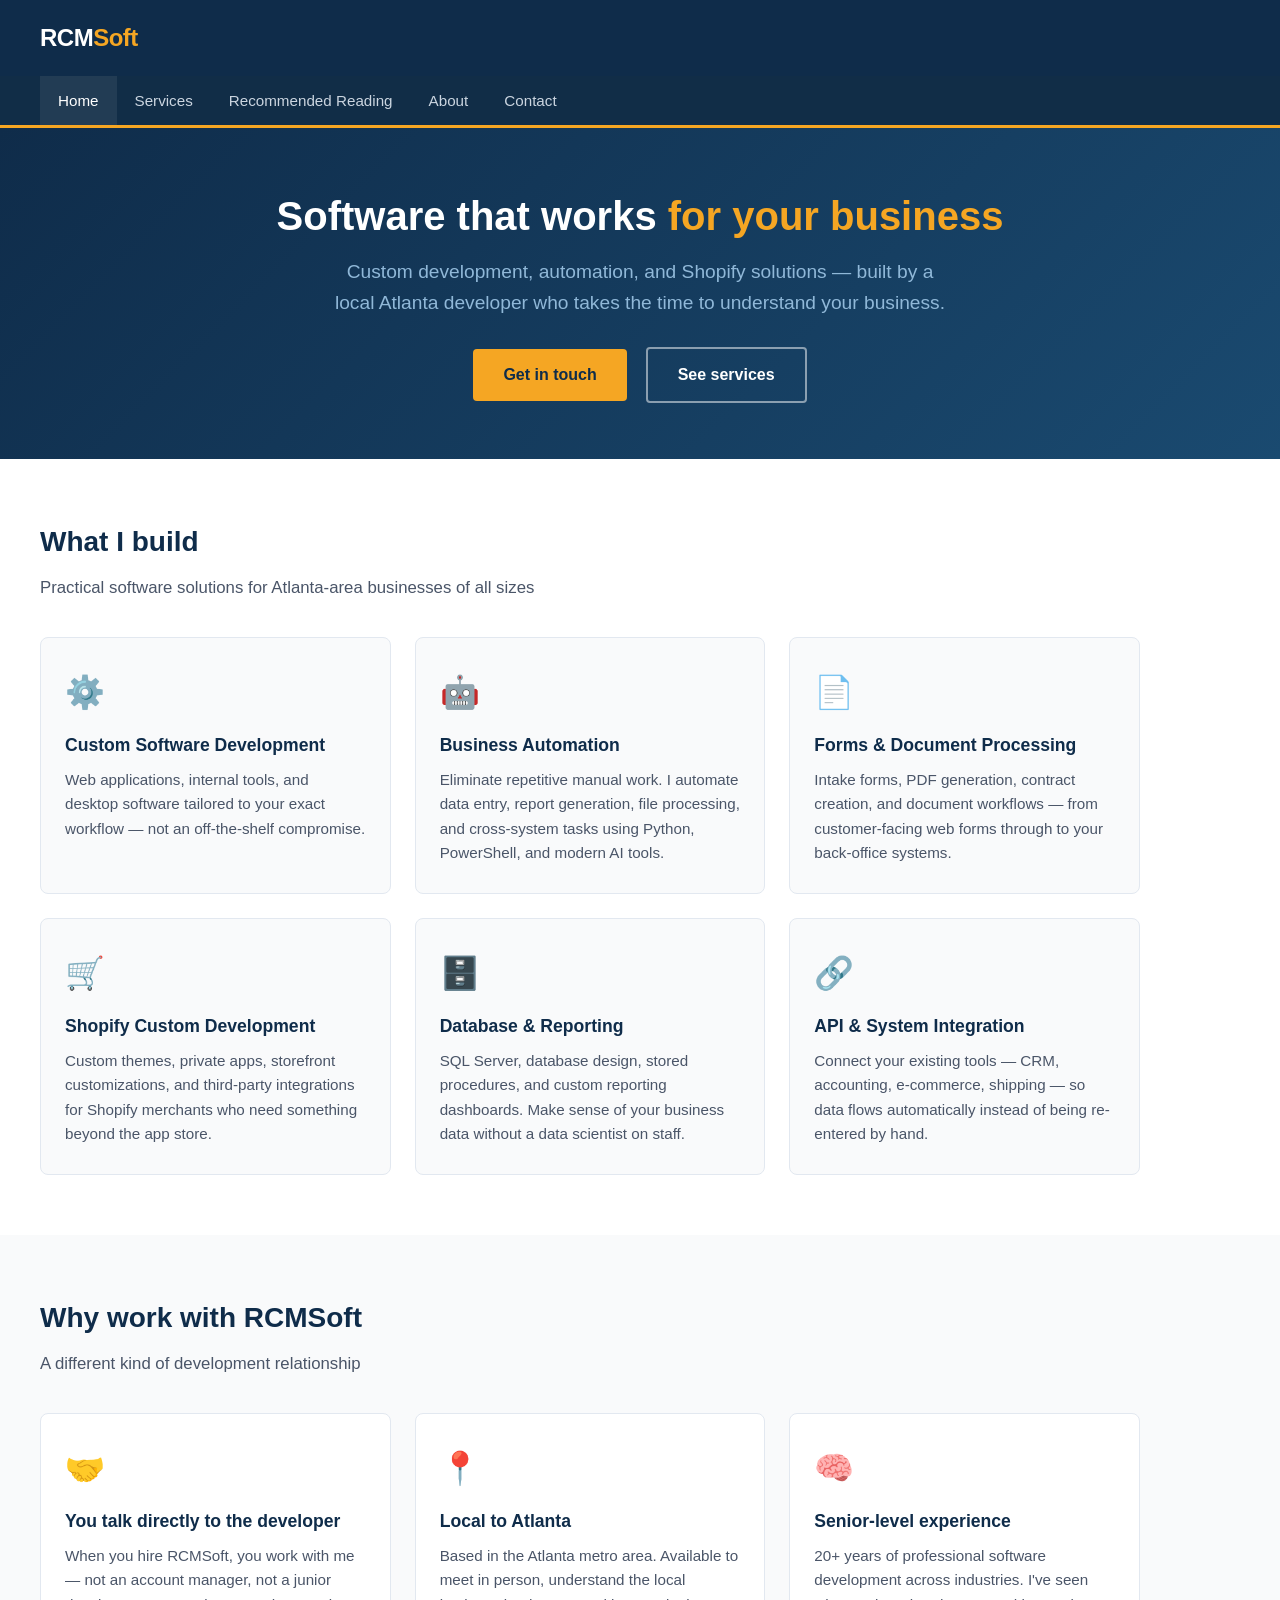
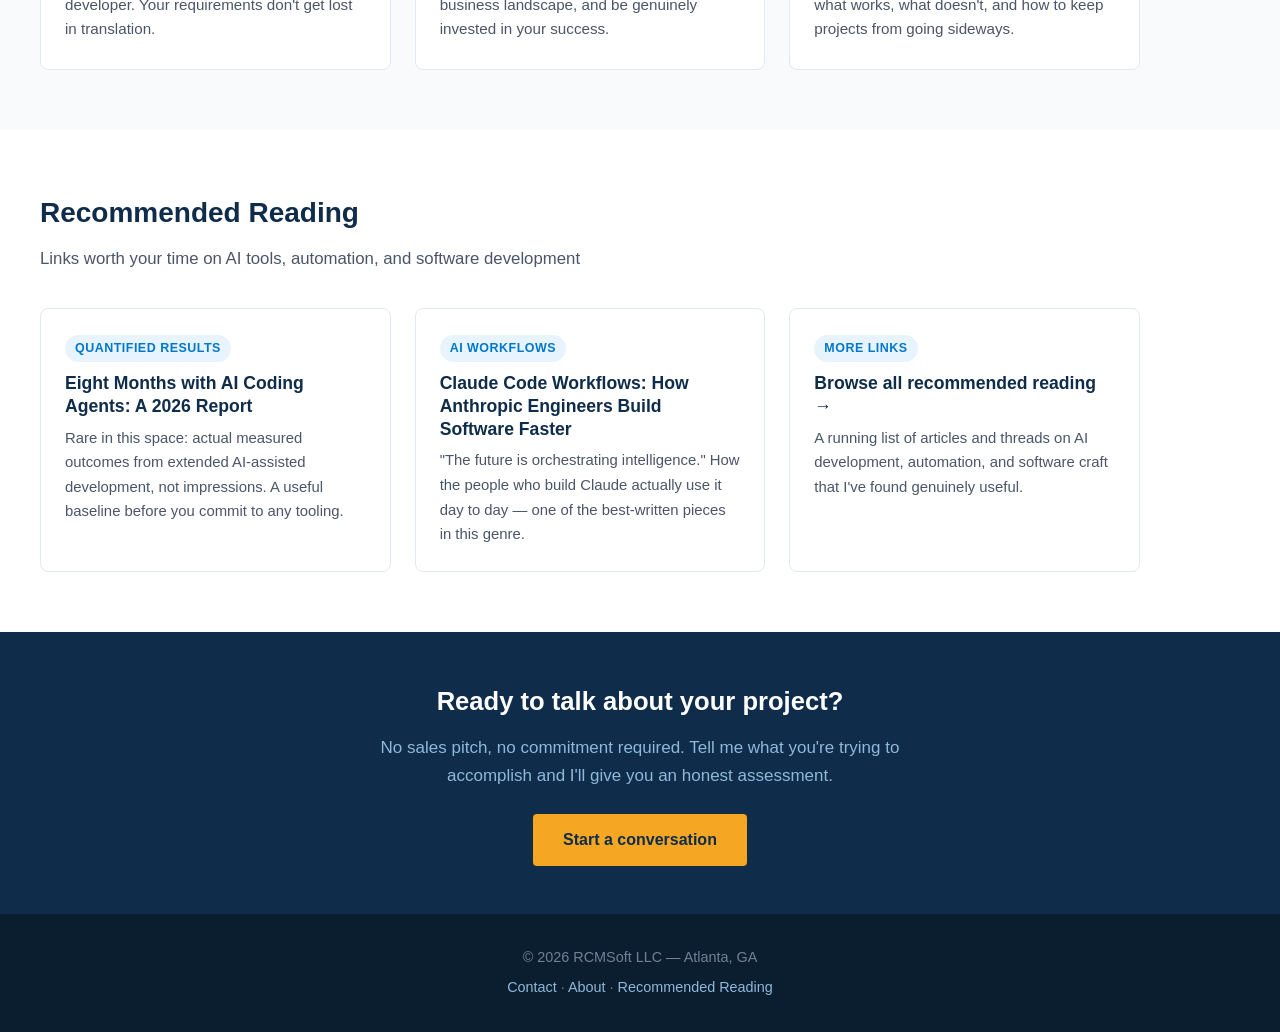
<file: index.html>
<!DOCTYPE html>
<html lang="en">
<head>
	<meta charset="UTF-8">
	<meta name="viewport" content="width=device-width, initial-scale=1.0">
	<title>RCMSoft — Software Development &amp; Automation for Atlanta Businesses</title>
	<meta name="description" content="RCMSoft provides custom software development, business automation, Shopify development, and forms processing for small and mid-size businesses in Atlanta, GA.">
	<link rel="stylesheet" href="style.css">
	<!-- Google Analytics -->
	<script async src="https://www.googletagmanager.com/gtag/js?id=G-C2J13YL8DH"></script>
	<script>window.dataLayer=window.dataLayer||[];function gtag(){dataLayer.push(arguments);}gtag('js',new Date());gtag('config','G-C2J13YL8DH');</script>
</head>
<body>

<header>
	<div class="site-title">RCM<span>Soft</span></div>
</header>

<nav>
	<a href="index.html" class="active">Home</a>
	<a href="#services">Services</a>
	<a href="reading.html">Recommended Reading</a>
	<a href="about.html">About</a>
	<a href="contact.html">Contact</a>
</nav>

<div class="hero">
	<h1>Software that works <span>for your business</span></h1>
	<p>Custom development, automation, and Shopify solutions — built by a local Atlanta developer who takes the time to understand your business.</p>
	<a href="contact.html" class="btn">Get in touch</a>
	&nbsp;&nbsp;
	<a href="#services" class="btn btn-outline">See services</a>
</div>

<!-- Services -->
<section id="services">
	<div class="section-title">What I build</div>
	<div class="section-sub">Practical software solutions for Atlanta-area businesses of all sizes</div>
	<div class="cards">
		<div class="card">
			<div class="card-icon">⚙️</div>
			<h3>Custom Software Development</h3>
			<p>Web applications, internal tools, and desktop software tailored to your exact workflow — not an off-the-shelf compromise.</p>
		</div>
		<div class="card">
			<div class="card-icon">🤖</div>
			<h3>Business Automation</h3>
			<p>Eliminate repetitive manual work. I automate data entry, report generation, file processing, and cross-system tasks using Python, PowerShell, and modern AI tools.</p>
		</div>
		<div class="card">
			<div class="card-icon">📄</div>
			<h3>Forms &amp; Document Processing</h3>
			<p>Intake forms, PDF generation, contract creation, and document workflows — from customer-facing web forms through to your back-office systems.</p>
		</div>
		<div class="card">
			<div class="card-icon">🛒</div>
			<h3>Shopify Custom Development</h3>
			<p>Custom themes, private apps, storefront customizations, and third-party integrations for Shopify merchants who need something beyond the app store.</p>
		</div>
		<div class="card">
			<div class="card-icon">🗄️</div>
			<h3>Database &amp; Reporting</h3>
			<p>SQL Server, database design, stored procedures, and custom reporting dashboards. Make sense of your business data without a data scientist on staff.</p>
		</div>
		<div class="card">
			<div class="card-icon">🔗</div>
			<h3>API &amp; System Integration</h3>
			<p>Connect your existing tools — CRM, accounting, e-commerce, shipping — so data flows automatically instead of being re-entered by hand.</p>
		</div>
	</div>
</section>

<!-- Why RCMSoft -->
<section>
	<div class="section-title">Why work with RCMSoft</div>
	<div class="section-sub">A different kind of development relationship</div>
	<div class="cards">
		<div class="card">
			<div class="card-icon">🤝</div>
			<h3>You talk directly to the developer</h3>
			<p>When you hire RCMSoft, you work with me — not an account manager, not a junior developer. Your requirements don't get lost in translation.</p>
		</div>
		<div class="card">
			<div class="card-icon">📍</div>
			<h3>Local to Atlanta</h3>
			<p>Based in the Atlanta metro area. Available to meet in person, understand the local business landscape, and be genuinely invested in your success.</p>
		</div>
		<div class="card">
			<div class="card-icon">🧠</div>
			<h3>Senior-level experience</h3>
			<p>20+ years of professional software development across industries. I've seen what works, what doesn't, and how to keep projects from going sideways.</p>
		</div>
	</div>
</section>

<!-- Recommended Reading -->
<section>
	<div class="section-title">Recommended Reading</div>
	<div class="section-sub">Links worth your time on AI tools, automation, and software development</div>
	<div class="cards">
		<div class="article-card">
			<span class="tag">Quantified Results</span>
			<h3><a href="https://serenitiesai.com/articles/eight-months-ai-coding-agents-2026" target="_blank" rel="noopener">Eight Months with AI Coding Agents: A 2026 Report</a></h3>
			<p>Rare in this space: actual measured outcomes from extended AI-assisted development, not impressions. A useful baseline before you commit to any tooling.</p>
		</div>
		<div class="article-card">
			<span class="tag">AI Workflows</span>
			<h3><a href="https://neemo.medium.com/claude-code-workflows-how-anthropic-engineers-use-ai-agents-to-build-software-faster-402c41dee8b7" target="_blank" rel="noopener">Claude Code Workflows: How Anthropic Engineers Build Software Faster</a></h3>
			<p>"The future is orchestrating intelligence." How the people who build Claude actually use it day to day — one of the best-written pieces in this genre.</p>
		</div>
		<div class="article-card">
			<span class="tag">More links</span>
			<h3><a href="reading.html">Browse all recommended reading →</a></h3>
			<p>A running list of articles and threads on AI development, automation, and software craft that I've found genuinely useful.</p>
		</div>
	</div>
</section>

<!-- CTA -->
<div class="callout-strip">
	<h2>Ready to talk about your project?</h2>
	<p>No sales pitch, no commitment required. Tell me what you're trying to accomplish and I'll give you an honest assessment.</p>
	<a href="contact.html" class="btn">Start a conversation</a>
</div>

<footer>
	<div>&copy; 2026 RCMSoft LLC &mdash; Atlanta, GA</div>
	<div><a href="contact.html">Contact</a> &middot; <a href="about.html">About</a> &middot; <a href="reading.html">Recommended Reading</a></div>
</footer>

</body>
</html>
</file>
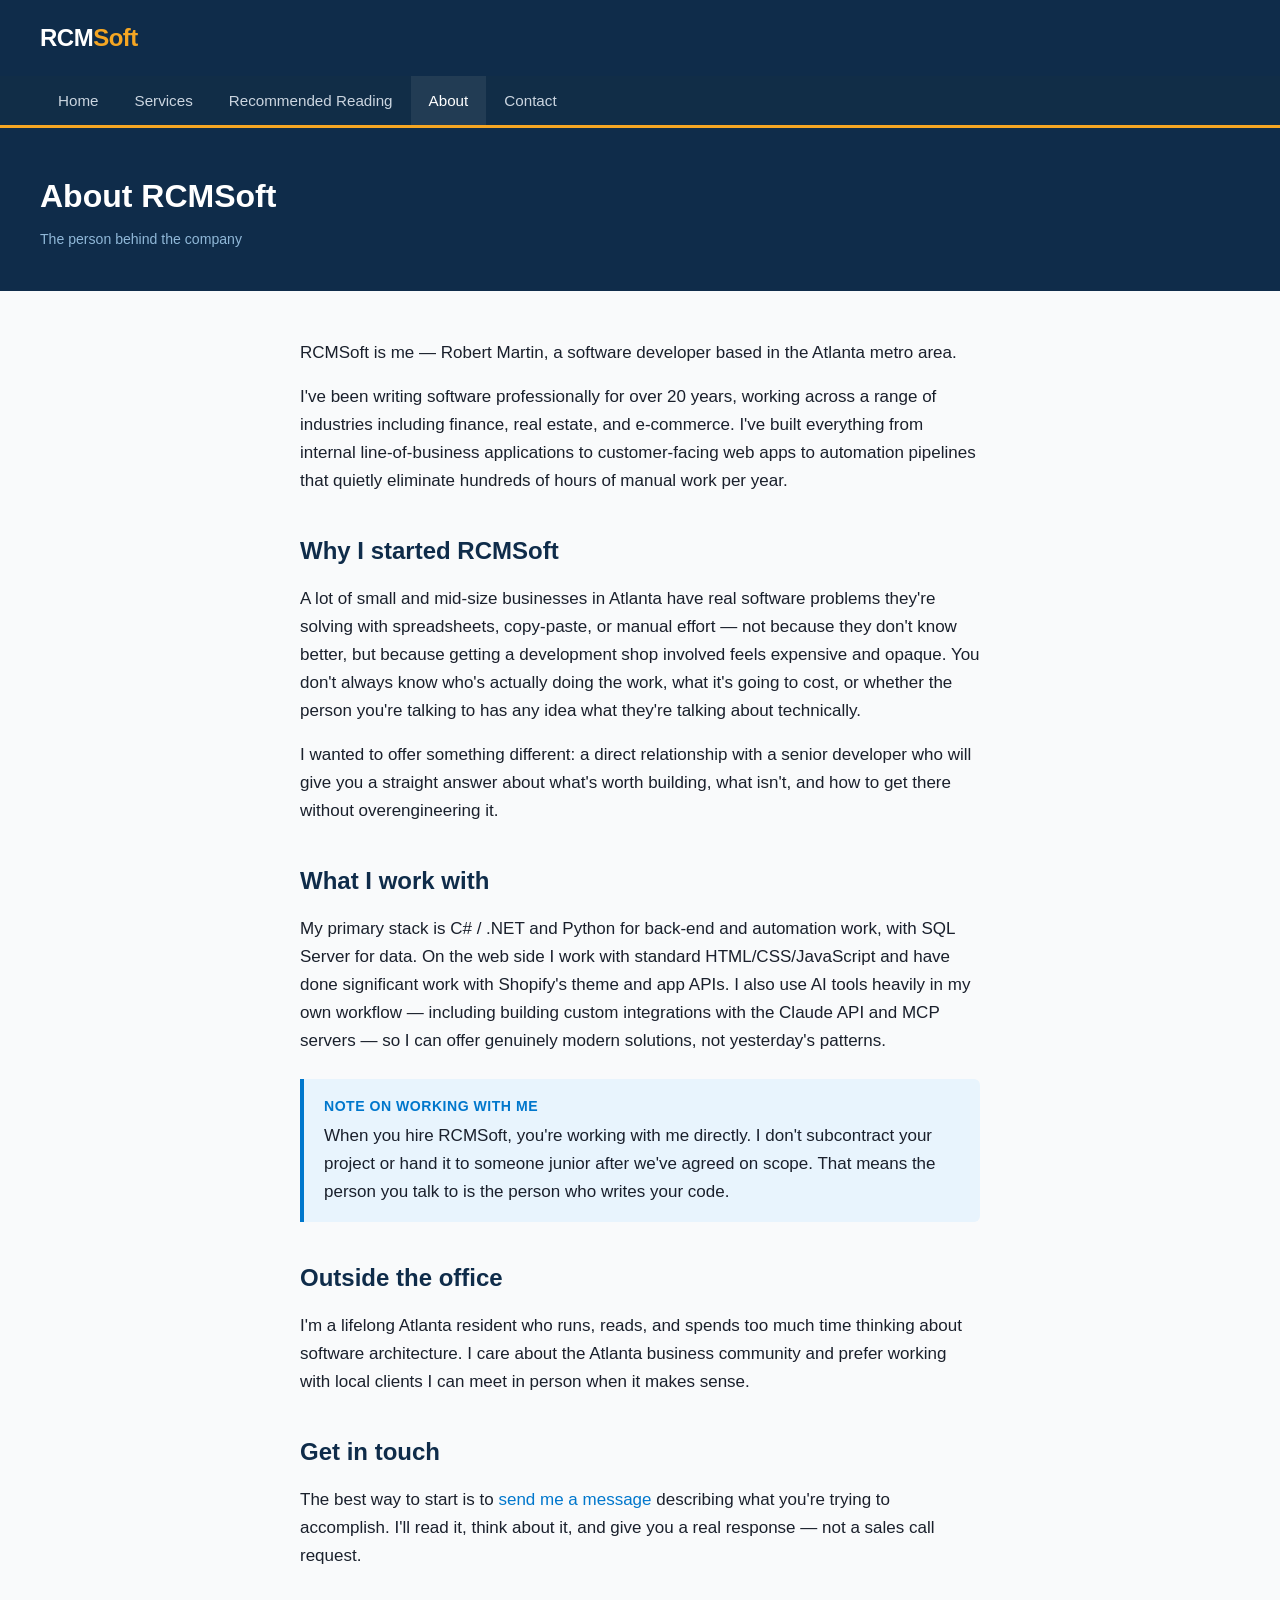
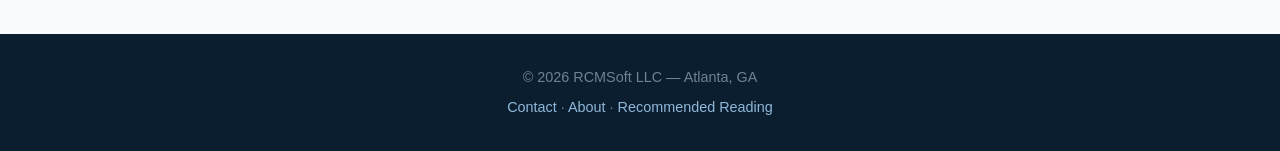
<file: about.html>
<!DOCTYPE html>
<html lang="en">
<head>
	<meta charset="UTF-8">
	<meta name="viewport" content="width=device-width, initial-scale=1.0">
	<title>About RCMSoft — Atlanta Software Developer</title>
	<meta name="description" content="RCMSoft is Robert Martin, a senior software developer based in Atlanta, GA with 20+ years of experience building custom business software.">
	<link rel="stylesheet" href="style.css">
	<!-- Google Analytics -->
	<script async src="https://www.googletagmanager.com/gtag/js?id=G-C2J13YL8DH"></script>
	<script>window.dataLayer=window.dataLayer||[];function gtag(){dataLayer.push(arguments);}gtag('js',new Date());gtag('config','G-C2J13YL8DH');</script>
</head>
<body>

<header>
	<div class="site-title">RCM<span>Soft</span></div>
</header>

<nav>
	<a href="index.html">Home</a>
	<a href="index.html#services">Services</a>
	<a href="reading.html">Recommended Reading</a>
	<a href="about.html" class="active">About</a>
	<a href="contact.html">Contact</a>
</nav>

<div class="article-header">
	<h1>About RCMSoft</h1>
	<p class="article-meta">The person behind the company</p>
</div>

<article class="content">

	<p>RCMSoft is me — Robert Martin, a software developer based in the Atlanta metro area.</p>

	<p>I've been writing software professionally for over 20 years, working across a range of industries including finance, real estate, and e-commerce. I've built everything from internal line-of-business applications to customer-facing web apps to automation pipelines that quietly eliminate hundreds of hours of manual work per year.</p>

	<h2>Why I started RCMSoft</h2>

	<p>A lot of small and mid-size businesses in Atlanta have real software problems they're solving with spreadsheets, copy-paste, or manual effort — not because they don't know better, but because getting a development shop involved feels expensive and opaque. You don't always know who's actually doing the work, what it's going to cost, or whether the person you're talking to has any idea what they're talking about technically.</p>

	<p>I wanted to offer something different: a direct relationship with a senior developer who will give you a straight answer about what's worth building, what isn't, and how to get there without overengineering it.</p>

	<h2>What I work with</h2>

	<p>My primary stack is C# / .NET and Python for back-end and automation work, with SQL Server for data. On the web side I work with standard HTML/CSS/JavaScript and have done significant work with Shopify's theme and app APIs. I also use AI tools heavily in my own workflow — including building custom integrations with the Claude API and MCP servers — so I can offer genuinely modern solutions, not yesterday's patterns.</p>

	<div class="tip-box">
		<strong>Note on working with me</strong>
		When you hire RCMSoft, you're working with me directly. I don't subcontract your project or hand it to someone junior after we've agreed on scope. That means the person you talk to is the person who writes your code.
	</div>

	<h2>Outside the office</h2>

	<p>I'm a lifelong Atlanta resident who runs, reads, and spends too much time thinking about software architecture. I care about the Atlanta business community and prefer working with local clients I can meet in person when it makes sense.</p>

	<h2>Get in touch</h2>

	<p>The best way to start is to <a href="contact.html">send me a message</a> describing what you're trying to accomplish. I'll read it, think about it, and give you a real response — not a sales call request.</p>

</article>

<footer>
	<div>&copy; 2026 RCMSoft LLC &mdash; Atlanta, GA</div>
	<div><a href="contact.html">Contact</a> &middot; <a href="about.html">About</a> &middot; <a href="reading.html">Recommended Reading</a></div>
</footer>

</body>
</html>
</file>
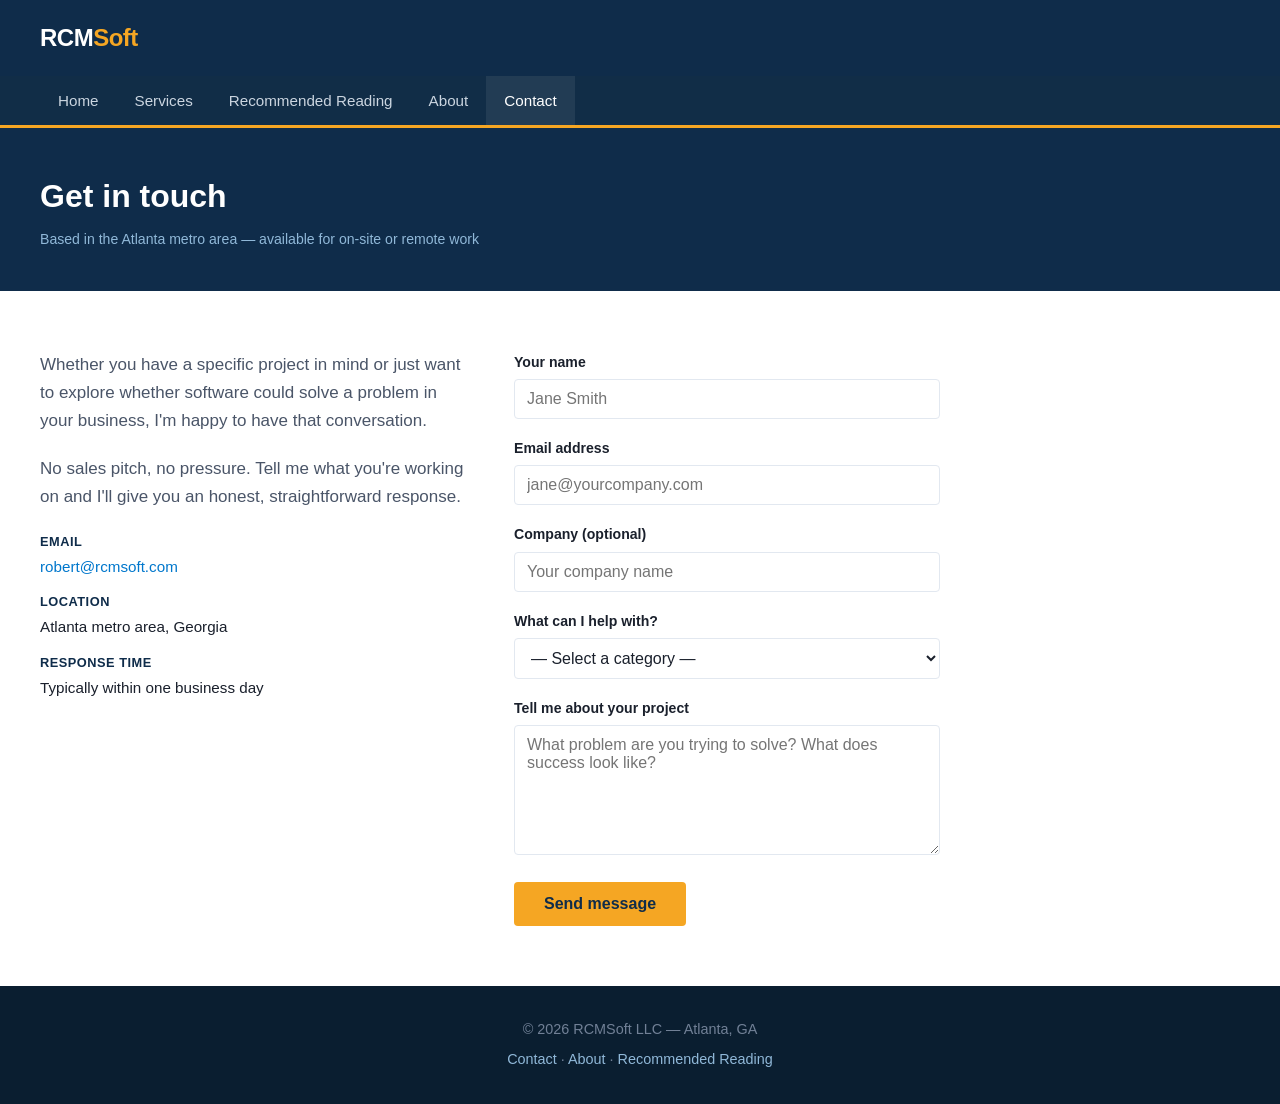
<file: contact.html>
<!DOCTYPE html>
<html lang="en">
<head>
	<meta charset="UTF-8">
	<meta name="viewport" content="width=device-width, initial-scale=1.0">
	<title>Contact RCMSoft — Atlanta Software Development</title>
	<meta name="description" content="Get in touch with RCMSoft to discuss your software development, automation, or Shopify project. Based in Atlanta, GA.">
	<link rel="stylesheet" href="style.css">
	<!-- Google Analytics -->
	<script async src="https://www.googletagmanager.com/gtag/js?id=G-C2J13YL8DH"></script>
	<script>window.dataLayer=window.dataLayer||[];function gtag(){dataLayer.push(arguments);}gtag('js',new Date());gtag('config','G-C2J13YL8DH');</script>
</head>
<body>

<header>
	<div class="site-title">RCM<span>Soft</span></div>
</header>

<nav>
	<a href="index.html">Home</a>
	<a href="index.html#services">Services</a>
	<a href="reading.html">Recommended Reading</a>
	<a href="about.html">About</a>
	<a href="contact.html" class="active">Contact</a>
</nav>

<div class="article-header">
	<h1>Get in touch</h1>
	<p class="article-meta">Based in the Atlanta metro area &mdash; available for on-site or remote work</p>
</div>

<section>
	<div class="contact-wrap">
		<div class="contact-info">
			<p>Whether you have a specific project in mind or just want to explore whether software could solve a problem in your business, I'm happy to have that conversation.</p>
			<p>No sales pitch, no pressure. Tell me what you're working on and I'll give you an honest, straightforward response.</p>

			<div class="contact-detail">
				<strong>Email</strong>
				<a href="mailto:robert@rcmsoft.com">robert@rcmsoft.com</a>
			</div>
			<div class="contact-detail">
				<strong>Location</strong>
				Atlanta metro area, Georgia
			</div>
			<div class="contact-detail">
				<strong>Response time</strong>
				Typically within one business day
			</div>
		</div>

		<div class="contact-form">
			<!-- Formspree: replace YOUR_FORM_ID with the ID from formspree.io -->
			<form action="https://formspree.io/f/xeepjorj" method="POST">
				<div class="field">
					<label for="name">Your name</label>
					<input type="text" id="name" name="name" required placeholder="Jane Smith">
				</div>
				<div class="field">
					<label for="email">Email address</label>
					<input type="email" id="email" name="email" required placeholder="jane@yourcompany.com">
				</div>
				<div class="field">
					<label for="company">Company (optional)</label>
					<input type="text" id="company" name="company" placeholder="Your company name">
				</div>
				<div class="field">
					<label for="service">What can I help with?</label>
					<select id="service" name="service">
						<option value="">— Select a category —</option>
						<option value="custom-software">Custom software development</option>
						<option value="automation">Business automation</option>
						<option value="forms-documents">Forms &amp; document processing</option>
						<option value="shopify">Shopify development</option>
						<option value="database-reporting">Database &amp; reporting</option>
						<option value="api-integration">API &amp; system integration</option>
						<option value="other">Something else</option>
					</select>
				</div>
				<div class="field">
					<label for="message">Tell me about your project</label>
					<textarea id="message" name="message" required placeholder="What problem are you trying to solve? What does success look like?"></textarea>
				</div>
				<button type="submit" class="btn">Send message</button>
			</form>
		</div>
	</div>
</section>

<footer>
	<div>&copy; 2026 RCMSoft LLC &mdash; Atlanta, GA</div>
	<div><a href="contact.html">Contact</a> &middot; <a href="about.html">About</a> &middot; <a href="reading.html">Recommended Reading</a></div>
</footer>

</body>
</html>
</file>
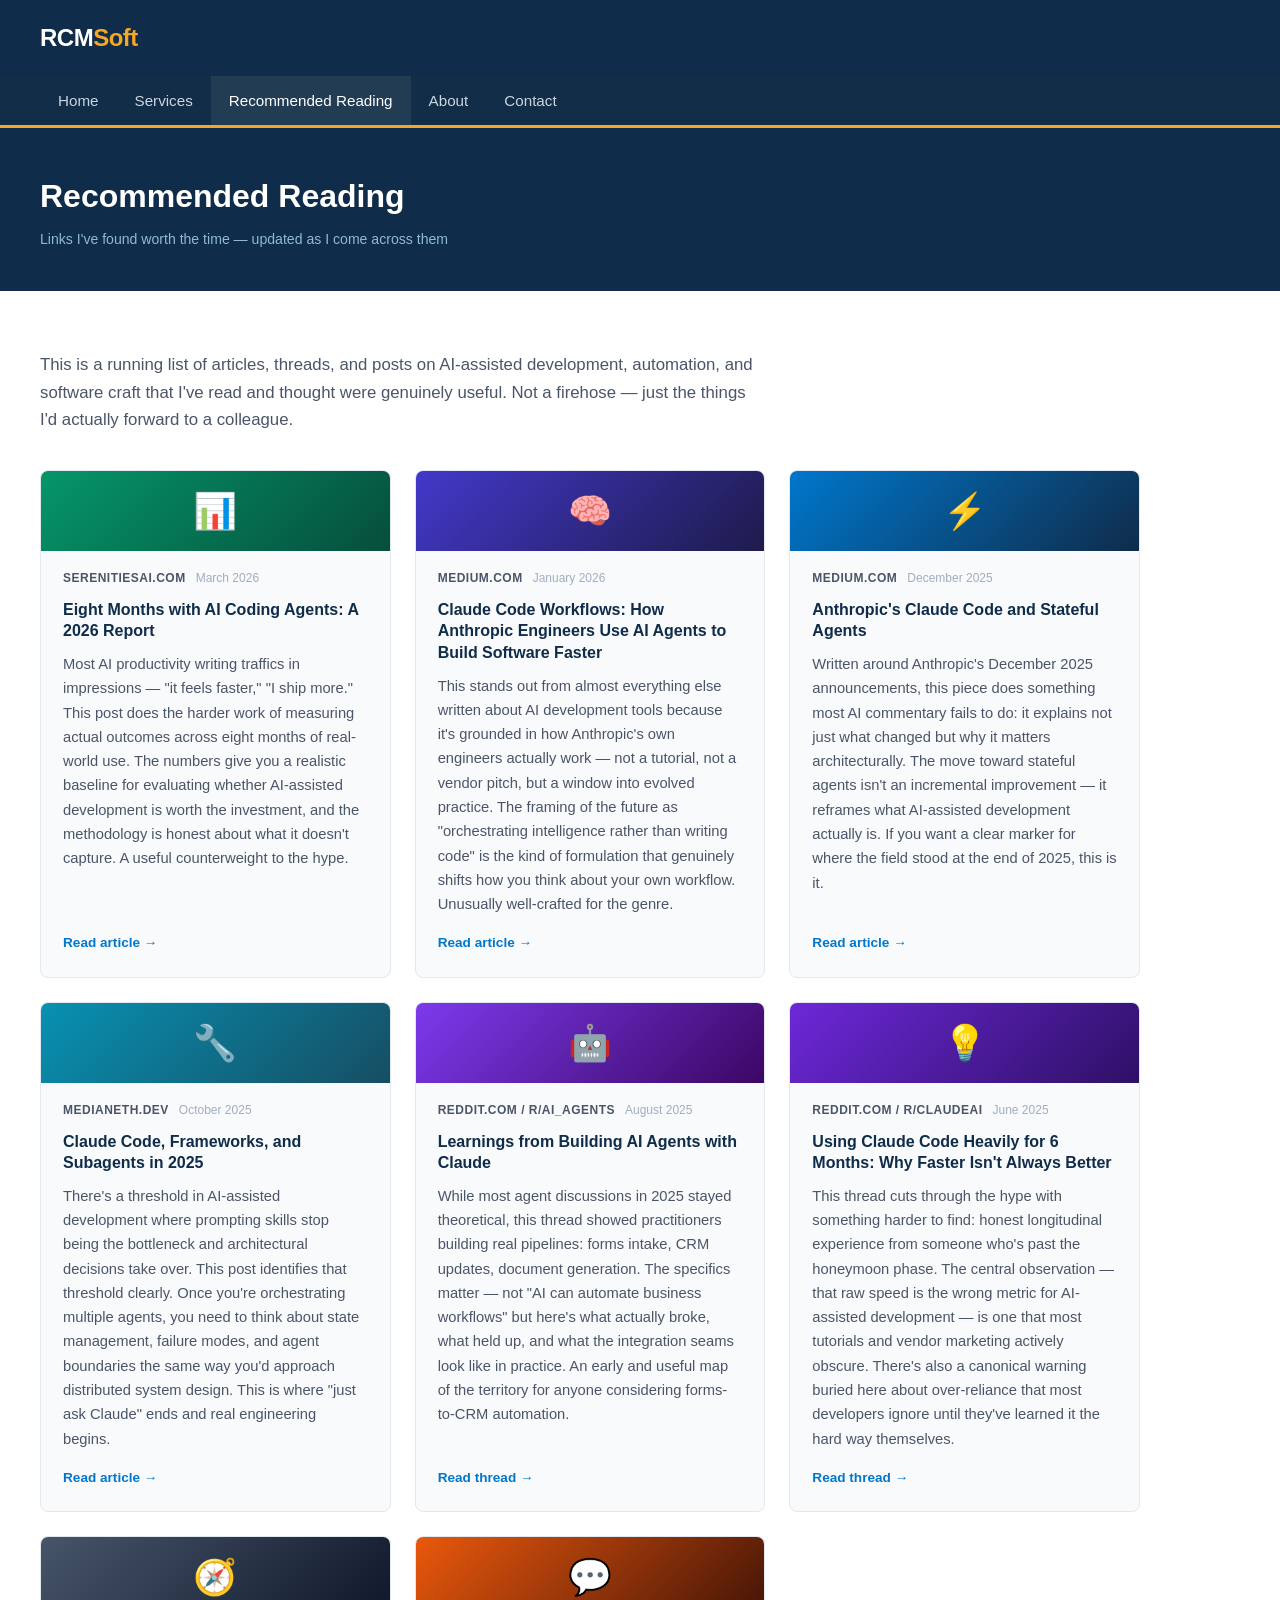
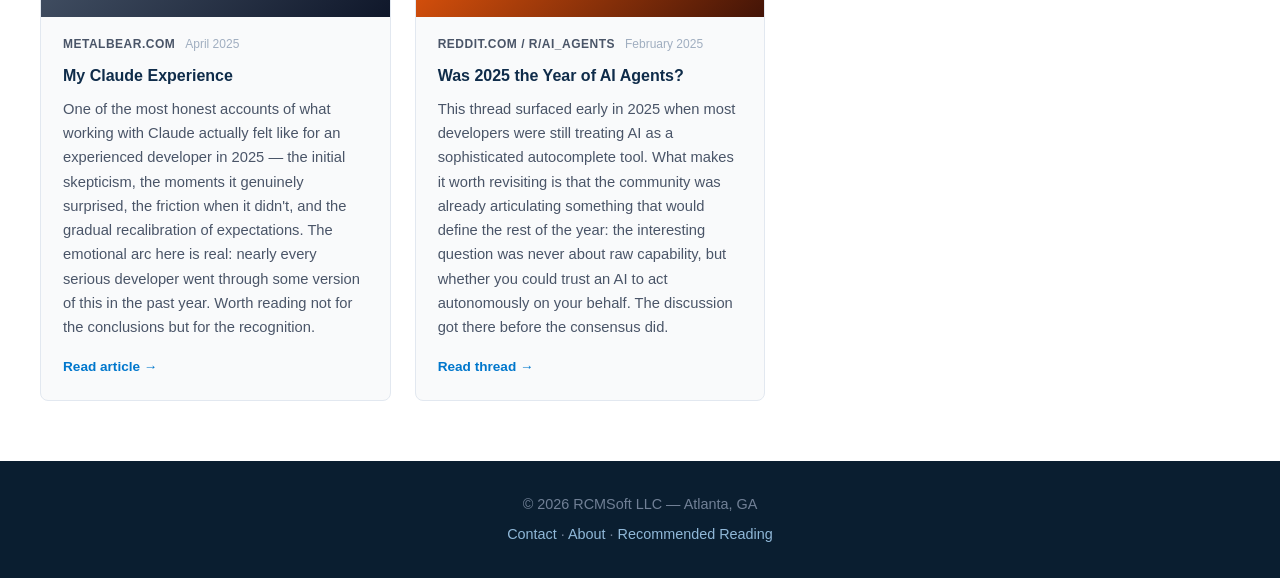
<file: reading.html>
<!DOCTYPE html>
<html lang="en">
<head>
	<meta charset="UTF-8">
	<meta name="viewport" content="width=device-width, initial-scale=1.0">
	<title>Recommended Reading — RCMSoft</title>
	<meta name="description" content="Links worth reading on AI tools, software development, and automation — curated by Robert Martin at RCMSoft.">
	<link rel="stylesheet" href="style.css">
	<!-- Google Analytics -->
	<script async src="https://www.googletagmanager.com/gtag/js?id=G-C2J13YL8DH"></script>
	<script>window.dataLayer=window.dataLayer||[];function gtag(){dataLayer.push(arguments);}gtag('js',new Date());gtag('config','G-C2J13YL8DH');</script>
</head>
<body>

<header>
	<div class="site-title">RCM<span>Soft</span></div>
</header>

<nav>
	<a href="index.html">Home</a>
	<a href="index.html#services">Services</a>
	<a href="reading.html" class="active">Recommended Reading</a>
	<a href="about.html">About</a>
	<a href="contact.html">Contact</a>
</nav>

<div class="article-header">
	<h1>Recommended Reading</h1>
	<p class="article-meta">Links I've found worth the time — updated as I come across them</p>
</div>

<section>
	<p class="section-sub" style="max-width:720px; margin-bottom:36px;">This is a running list of articles, threads, and posts on AI-assisted development, automation, and software craft that I've read and thought were genuinely useful. Not a firehose — just the things I'd actually forward to a colleague.</p>

	<div class="reading-grid">

		<!-- March 2026 -->
		<div class="reading-card">
			<div class="reading-card-banner" style="background: linear-gradient(135deg, #059669, #064e3b);">📊</div>
			<div class="reading-card-body">
				<div class="rc-meta">
					<span class="rc-source">serenitiesai.com</span>
					<span class="rc-date">March 2026</span>
				</div>
				<h3><a href="https://serenitiesai.com/articles/eight-months-ai-coding-agents-2026" target="_blank" rel="noopener">Eight Months with AI Coding Agents: A 2026 Report</a></h3>
				<p class="rc-commentary">Most AI productivity writing traffics in impressions — "it feels faster," "I ship more." This post does the harder work of measuring actual outcomes across eight months of real-world use. The numbers give you a realistic baseline for evaluating whether AI-assisted development is worth the investment, and the methodology is honest about what it doesn't capture. A useful counterweight to the hype.</p>
				<a class="rc-link" href="https://serenitiesai.com/articles/eight-months-ai-coding-agents-2026" target="_blank" rel="noopener">Read article →</a>
			</div>
		</div>

		<!-- January 2026 -->
		<div class="reading-card">
			<div class="reading-card-banner" style="background: linear-gradient(135deg, #4338ca, #1e1b4b);">🧠</div>
			<div class="reading-card-body">
				<div class="rc-meta">
					<span class="rc-source">medium.com</span>
					<span class="rc-date">January 2026</span>
				</div>
				<h3><a href="https://neemo.medium.com/claude-code-workflows-how-anthropic-engineers-use-ai-agents-to-build-software-faster-402c41dee8b7" target="_blank" rel="noopener">Claude Code Workflows: How Anthropic Engineers Use AI Agents to Build Software Faster</a></h3>
				<p class="rc-commentary">This stands out from almost everything else written about AI development tools because it's grounded in how Anthropic's own engineers actually work — not a tutorial, not a vendor pitch, but a window into evolved practice. The framing of the future as "orchestrating intelligence rather than writing code" is the kind of formulation that genuinely shifts how you think about your own workflow. Unusually well-crafted for the genre.</p>
				<a class="rc-link" href="https://neemo.medium.com/claude-code-workflows-how-anthropic-engineers-use-ai-agents-to-build-software-faster-402c41dee8b7" target="_blank" rel="noopener">Read article →</a>
			</div>
		</div>

		<!-- December 2025 -->
		<div class="reading-card">
			<div class="reading-card-banner" style="background: linear-gradient(135deg, #0077cc, #0f2c4a);">⚡</div>
			<div class="reading-card-body">
				<div class="rc-meta">
					<span class="rc-source">medium.com</span>
					<span class="rc-date">December 2025</span>
				</div>
				<h3><a href="https://medium.com/@lssmj2014/december-19-2025-anthropics-claude-code-and-stateful-agents-63032bb8694d" target="_blank" rel="noopener">Anthropic's Claude Code and Stateful Agents</a></h3>
				<p class="rc-commentary">Written around Anthropic's December 2025 announcements, this piece does something most AI commentary fails to do: it explains not just what changed but why it matters architecturally. The move toward stateful agents isn't an incremental improvement — it reframes what AI-assisted development actually is. If you want a clear marker for where the field stood at the end of 2025, this is it.</p>
				<a class="rc-link" href="https://medium.com/@lssmj2014/december-19-2025-anthropics-claude-code-and-stateful-agents-63032bb8694d" target="_blank" rel="noopener">Read article →</a>
			</div>
		</div>

		<!-- October 2025 -->
		<div class="reading-card">
			<div class="reading-card-banner" style="background: linear-gradient(135deg, #0891b2, #164e63);">🔧</div>
			<div class="reading-card-body">
				<div class="rc-meta">
					<span class="rc-source">medianeth.dev</span>
					<span class="rc-date">October 2025</span>
				</div>
				<h3><a href="https://medianeth.dev/blog/claude-code-frameworks-subagents-2025" target="_blank" rel="noopener">Claude Code, Frameworks, and Subagents in 2025</a></h3>
				<p class="rc-commentary">There's a threshold in AI-assisted development where prompting skills stop being the bottleneck and architectural decisions take over. This post identifies that threshold clearly. Once you're orchestrating multiple agents, you need to think about state management, failure modes, and agent boundaries the same way you'd approach distributed system design. This is where "just ask Claude" ends and real engineering begins.</p>
				<a class="rc-link" href="https://medianeth.dev/blog/claude-code-frameworks-subagents-2025" target="_blank" rel="noopener">Read article →</a>
			</div>
		</div>

		<!-- August 2025 -->
		<div class="reading-card">
			<div class="reading-card-banner" style="background: linear-gradient(135deg, #7c3aed, #3b0764);">🤖</div>
			<div class="reading-card-body">
				<div class="rc-meta">
					<span class="rc-source">reddit.com / r/AI_Agents</span>
					<span class="rc-date">August 2025</span>
				</div>
				<h3><a href="https://www.reddit.com/r/AI_Agents/comments/1pt3uem/learnings_from_building_ai_agents_with_claude/" target="_blank" rel="noopener">Learnings from Building AI Agents with Claude</a></h3>
				<p class="rc-commentary">While most agent discussions in 2025 stayed theoretical, this thread showed practitioners building real pipelines: forms intake, CRM updates, document generation. The specifics matter — not "AI can automate business workflows" but here's what actually broke, what held up, and what the integration seams look like in practice. An early and useful map of the territory for anyone considering forms-to-CRM automation.</p>
				<a class="rc-link" href="https://www.reddit.com/r/AI_Agents/comments/1pt3uem/learnings_from_building_ai_agents_with_claude/" target="_blank" rel="noopener">Read thread →</a>
			</div>
		</div>

		<!-- June 2025 -->
		<div class="reading-card">
			<div class="reading-card-banner" style="background: linear-gradient(135deg, #6d28d9, #2e1065);">💡</div>
			<div class="reading-card-body">
				<div class="rc-meta">
					<span class="rc-source">reddit.com / r/ClaudeAI</span>
					<span class="rc-date">June 2025</span>
				</div>
				<h3><a href="https://www.reddit.com/r/ClaudeAI/comments/1osv7is/using_claude_code_heavily_for_6_months_why_faster/" target="_blank" rel="noopener">Using Claude Code Heavily for 6 Months: Why Faster Isn't Always Better</a></h3>
				<p class="rc-commentary">This thread cuts through the hype with something harder to find: honest longitudinal experience from someone who's past the honeymoon phase. The central observation — that raw speed is the wrong metric for AI-assisted development — is one that most tutorials and vendor marketing actively obscure. There's also a canonical warning buried here about over-reliance that most developers ignore until they've learned it the hard way themselves.</p>
				<a class="rc-link" href="https://www.reddit.com/r/ClaudeAI/comments/1osv7is/using_claude_code_heavily_for_6_months_why_faster/" target="_blank" rel="noopener">Read thread →</a>
			</div>
		</div>

		<!-- April 2025 -->
		<div class="reading-card">
			<div class="reading-card-banner" style="background: linear-gradient(135deg, #475569, #0f172a);">🧭</div>
			<div class="reading-card-body">
				<div class="rc-meta">
					<span class="rc-source">metalbear.com</span>
					<span class="rc-date">April 2025</span>
				</div>
				<h3><a href="https://metalbear.com/blog/claude-experience/" target="_blank" rel="noopener">My Claude Experience</a></h3>
				<p class="rc-commentary">One of the most honest accounts of what working with Claude actually felt like for an experienced developer in 2025 — the initial skepticism, the moments it genuinely surprised, the friction when it didn't, and the gradual recalibration of expectations. The emotional arc here is real: nearly every serious developer went through some version of this in the past year. Worth reading not for the conclusions but for the recognition.</p>
				<a class="rc-link" href="https://metalbear.com/blog/claude-experience/" target="_blank" rel="noopener">Read article →</a>
			</div>
		</div>

		<!-- February 2025 -->
		<div class="reading-card">
			<div class="reading-card-banner" style="background: linear-gradient(135deg, #ea580c, #431407);">💬</div>
			<div class="reading-card-body">
				<div class="rc-meta">
					<span class="rc-source">reddit.com / r/AI_Agents</span>
					<span class="rc-date">February 2025</span>
				</div>
				<h3><a href="https://www.reddit.com/r/AI_Agents/comments/1p4v6i6/was_2025_the_year_of_ai_agents/" target="_blank" rel="noopener">Was 2025 the Year of AI Agents?</a></h3>
				<p class="rc-commentary">This thread surfaced early in 2025 when most developers were still treating AI as a sophisticated autocomplete tool. What makes it worth revisiting is that the community was already articulating something that would define the rest of the year: the interesting question was never about raw capability, but whether you could trust an AI to act autonomously on your behalf. The discussion got there before the consensus did.</p>
				<a class="rc-link" href="https://www.reddit.com/r/AI_Agents/comments/1p4v6i6/was_2025_the_year_of_ai_agents/" target="_blank" rel="noopener">Read thread →</a>
			</div>
		</div>

	</div>
</section>

<footer>
	<div>&copy; 2026 RCMSoft LLC &mdash; Atlanta, GA</div>
	<div><a href="contact.html">Contact</a> &middot; <a href="about.html">About</a> &middot; <a href="reading.html">Recommended Reading</a></div>
</footer>

</body>
</html>
</file>
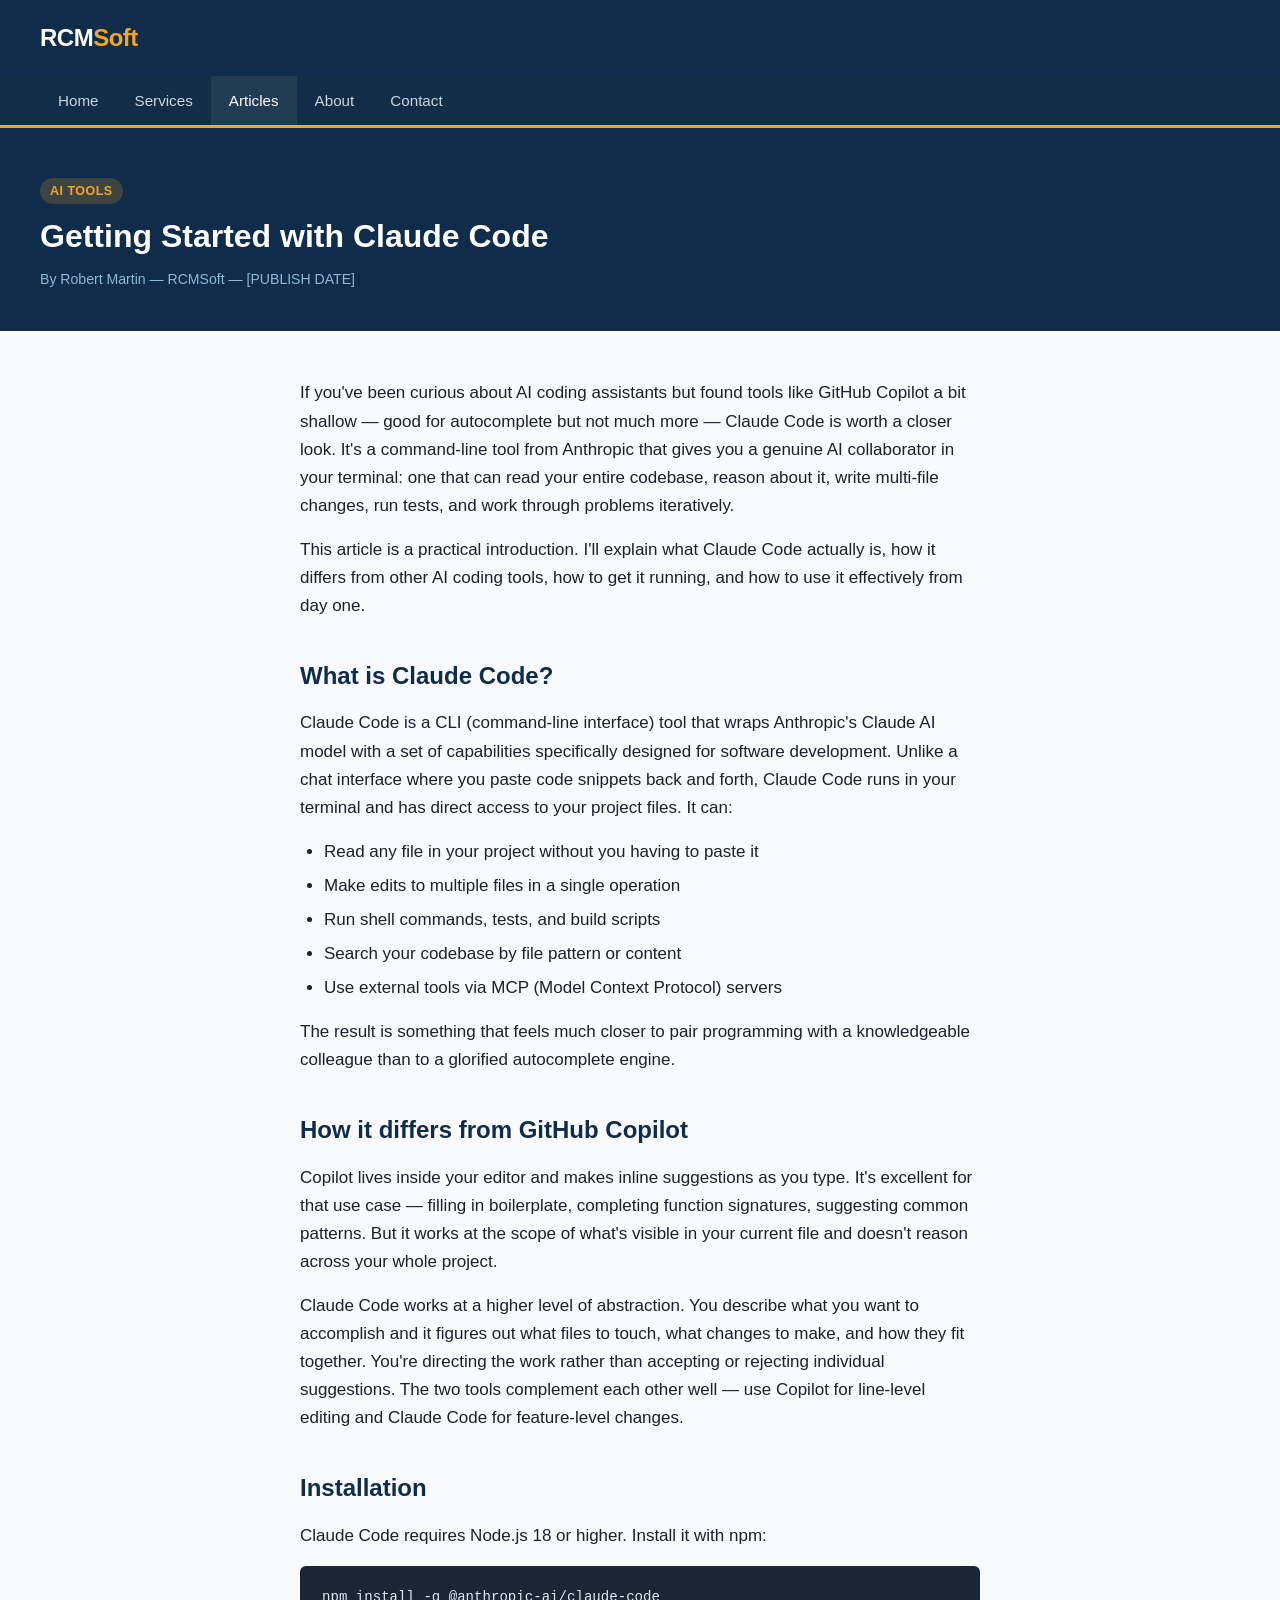
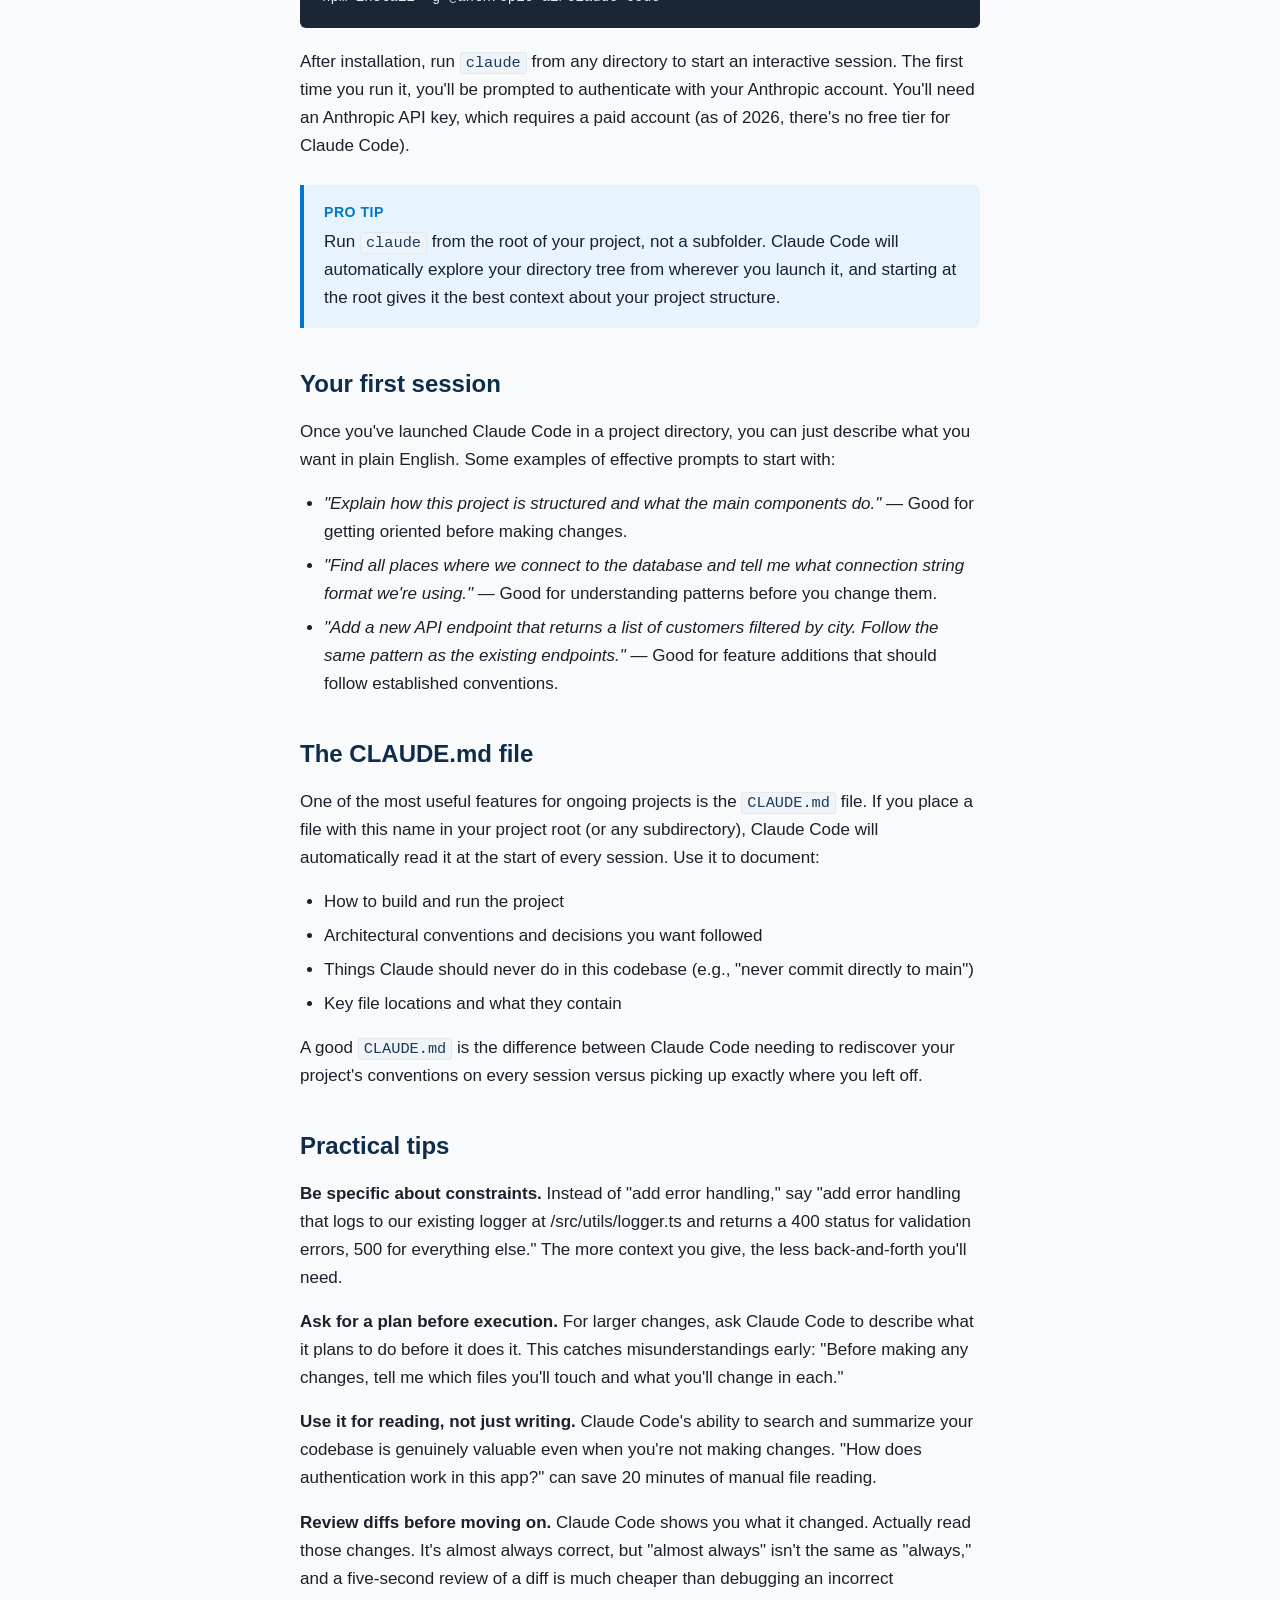
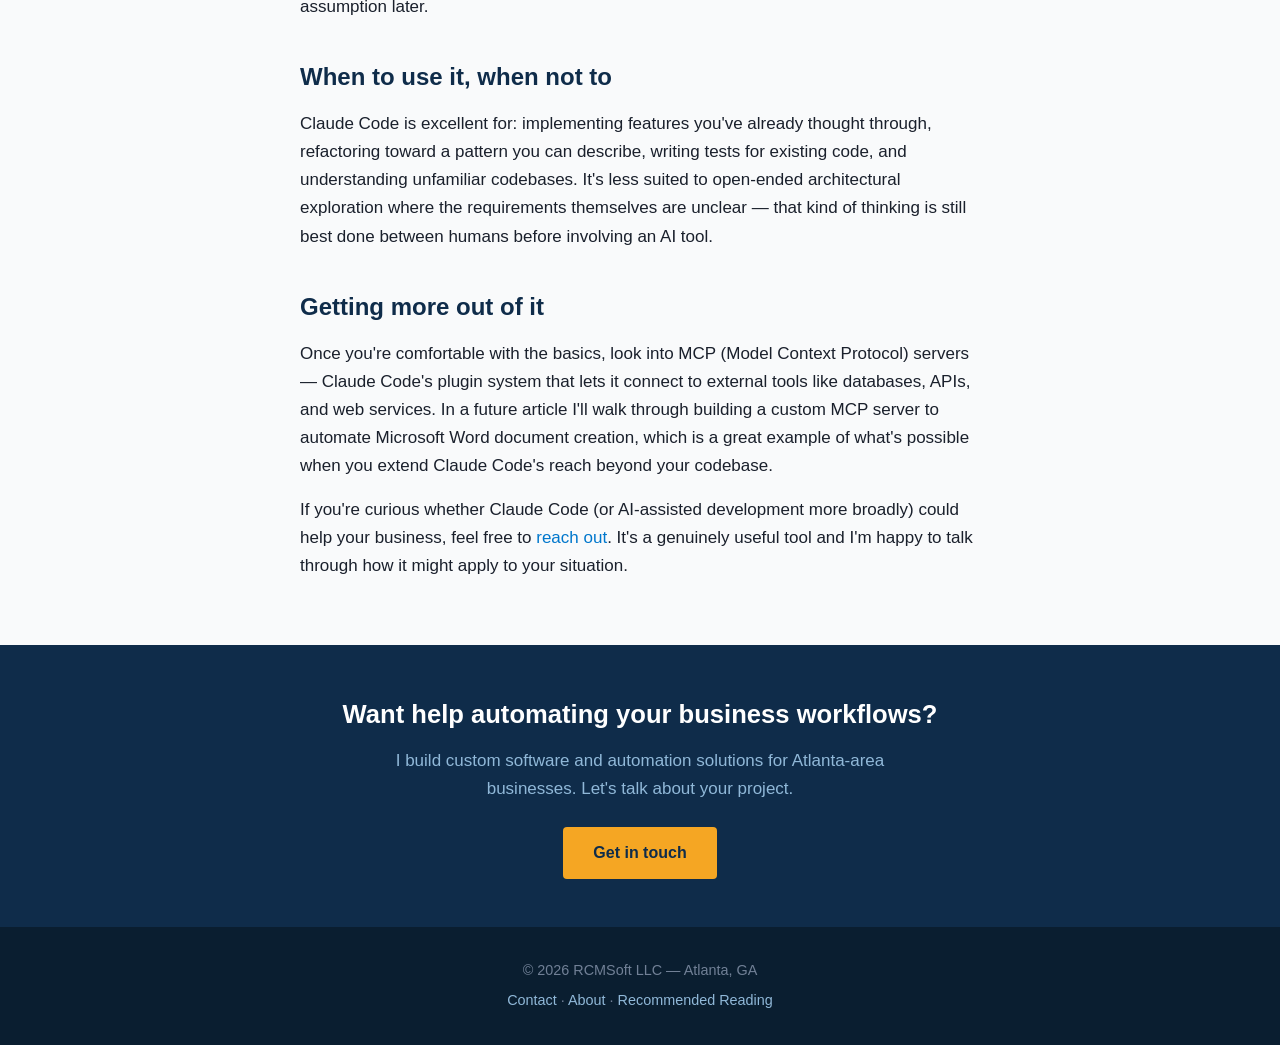
<file: articles/drafts/getting-started-with-claude-code.html>
<!DOCTYPE html>
<html lang="en">
<head>
	<meta charset="UTF-8">
	<meta name="viewport" content="width=device-width, initial-scale=1.0">
	<title>Getting Started with Claude Code — RCMSoft</title>
	<meta name="description" content="A practical introduction to Claude Code, Anthropic's AI coding assistant. Learn what it is, how to install it, and how to use it effectively for real software development.">
	<link rel="stylesheet" href="../../style.css">
	<!-- Google Analytics -->
	<script async src="https://www.googletagmanager.com/gtag/js?id=G-C2J13YL8DH"></script>
	<script>window.dataLayer=window.dataLayer||[];function gtag(){dataLayer.push(arguments);}gtag('js',new Date());gtag('config','G-C2J13YL8DH');</script>
</head>
<body>

<header>
	<div class="site-title">RCM<span>Soft</span></div>
</header>

<nav>
	<a href="../../index.html">Home</a>
	<a href="../../index.html#services">Services</a>
	<a href="../../articles.html" class="active">Articles</a>
	<a href="../../about.html">About</a>
	<a href="../../contact.html">Contact</a>
</nav>

<div class="article-header">
	<span class="tag">AI Tools</span>
	<h1>Getting Started with Claude Code</h1>
	<p class="article-meta">By Robert Martin &mdash; RCMSoft &mdash; [PUBLISH DATE]</p>
</div>

<article class="content">

	<p>If you've been curious about AI coding assistants but found tools like GitHub Copilot a bit shallow — good for autocomplete but not much more — Claude Code is worth a closer look. It's a command-line tool from Anthropic that gives you a genuine AI collaborator in your terminal: one that can read your entire codebase, reason about it, write multi-file changes, run tests, and work through problems iteratively.</p>

	<p>This article is a practical introduction. I'll explain what Claude Code actually is, how it differs from other AI coding tools, how to get it running, and how to use it effectively from day one.</p>

	<h2>What is Claude Code?</h2>

	<p>Claude Code is a CLI (command-line interface) tool that wraps Anthropic's Claude AI model with a set of capabilities specifically designed for software development. Unlike a chat interface where you paste code snippets back and forth, Claude Code runs in your terminal and has direct access to your project files. It can:</p>

	<ul>
		<li>Read any file in your project without you having to paste it</li>
		<li>Make edits to multiple files in a single operation</li>
		<li>Run shell commands, tests, and build scripts</li>
		<li>Search your codebase by file pattern or content</li>
		<li>Use external tools via MCP (Model Context Protocol) servers</li>
	</ul>

	<p>The result is something that feels much closer to pair programming with a knowledgeable colleague than to a glorified autocomplete engine.</p>

	<h2>How it differs from GitHub Copilot</h2>

	<p>Copilot lives inside your editor and makes inline suggestions as you type. It's excellent for that use case — filling in boilerplate, completing function signatures, suggesting common patterns. But it works at the scope of what's visible in your current file and doesn't reason across your whole project.</p>

	<p>Claude Code works at a higher level of abstraction. You describe what you want to accomplish and it figures out what files to touch, what changes to make, and how they fit together. You're directing the work rather than accepting or rejecting individual suggestions. The two tools complement each other well — use Copilot for line-level editing and Claude Code for feature-level changes.</p>

	<h2>Installation</h2>

	<p>Claude Code requires Node.js 18 or higher. Install it with npm:</p>

	<pre><code>npm install -g @anthropic-ai/claude-code</code></pre>

	<p>After installation, run <code>claude</code> from any directory to start an interactive session. The first time you run it, you'll be prompted to authenticate with your Anthropic account. You'll need an Anthropic API key, which requires a paid account (as of 2026, there's no free tier for Claude Code).</p>

	<div class="tip-box">
		<strong>Pro Tip</strong>
		Run <code>claude</code> from the root of your project, not a subfolder. Claude Code will automatically explore your directory tree from wherever you launch it, and starting at the root gives it the best context about your project structure.
	</div>

	<h2>Your first session</h2>

	<p>Once you've launched Claude Code in a project directory, you can just describe what you want in plain English. Some examples of effective prompts to start with:</p>

	<ul>
		<li><em>"Explain how this project is structured and what the main components do."</em> — Good for getting oriented before making changes.</li>
		<li><em>"Find all places where we connect to the database and tell me what connection string format we're using."</em> — Good for understanding patterns before you change them.</li>
		<li><em>"Add a new API endpoint that returns a list of customers filtered by city. Follow the same pattern as the existing endpoints."</em> — Good for feature additions that should follow established conventions.</li>
	</ul>

	<h2>The CLAUDE.md file</h2>

	<p>One of the most useful features for ongoing projects is the <code>CLAUDE.md</code> file. If you place a file with this name in your project root (or any subdirectory), Claude Code will automatically read it at the start of every session. Use it to document:</p>

	<ul>
		<li>How to build and run the project</li>
		<li>Architectural conventions and decisions you want followed</li>
		<li>Things Claude should never do in this codebase (e.g., "never commit directly to main")</li>
		<li>Key file locations and what they contain</li>
	</ul>

	<p>A good <code>CLAUDE.md</code> is the difference between Claude Code needing to rediscover your project's conventions on every session versus picking up exactly where you left off.</p>

	<h2>Practical tips</h2>

	<p><strong>Be specific about constraints.</strong> Instead of "add error handling," say "add error handling that logs to our existing logger at /src/utils/logger.ts and returns a 400 status for validation errors, 500 for everything else." The more context you give, the less back-and-forth you'll need.</p>

	<p><strong>Ask for a plan before execution.</strong> For larger changes, ask Claude Code to describe what it plans to do before it does it. This catches misunderstandings early: "Before making any changes, tell me which files you'll touch and what you'll change in each."</p>

	<p><strong>Use it for reading, not just writing.</strong> Claude Code's ability to search and summarize your codebase is genuinely valuable even when you're not making changes. "How does authentication work in this app?" can save 20 minutes of manual file reading.</p>

	<p><strong>Review diffs before moving on.</strong> Claude Code shows you what it changed. Actually read those changes. It's almost always correct, but "almost always" isn't the same as "always," and a five-second review of a diff is much cheaper than debugging an incorrect assumption later.</p>

	<h2>When to use it, when not to</h2>

	<p>Claude Code is excellent for: implementing features you've already thought through, refactoring toward a pattern you can describe, writing tests for existing code, and understanding unfamiliar codebases. It's less suited to open-ended architectural exploration where the requirements themselves are unclear — that kind of thinking is still best done between humans before involving an AI tool.</p>

	<h2>Getting more out of it</h2>

	<p>Once you're comfortable with the basics, look into MCP (Model Context Protocol) servers — Claude Code's plugin system that lets it connect to external tools like databases, APIs, and web services. In a future article I'll walk through building a custom MCP server to automate Microsoft Word document creation, which is a great example of what's possible when you extend Claude Code's reach beyond your codebase.</p>

	<p>If you're curious whether Claude Code (or AI-assisted development more broadly) could help your business, feel free to <a href="../../contact.html">reach out</a>. It's a genuinely useful tool and I'm happy to talk through how it might apply to your situation.</p>

</article>

<div class="callout-strip">
	<h2>Want help automating your business workflows?</h2>
	<p>I build custom software and automation solutions for Atlanta-area businesses. Let's talk about your project.</p>
	<a href="../../contact.html" class="btn">Get in touch</a>
</div>

<footer>
	<div>&copy; 2026 RCMSoft LLC &mdash; Atlanta, GA</div>
	<div><a href="../../contact.html">Contact</a> &middot; <a href="../../about.html">About</a> &middot; <a href="../../reading.html">Recommended Reading</a></div>
</footer>

</body>
</html>
</file>
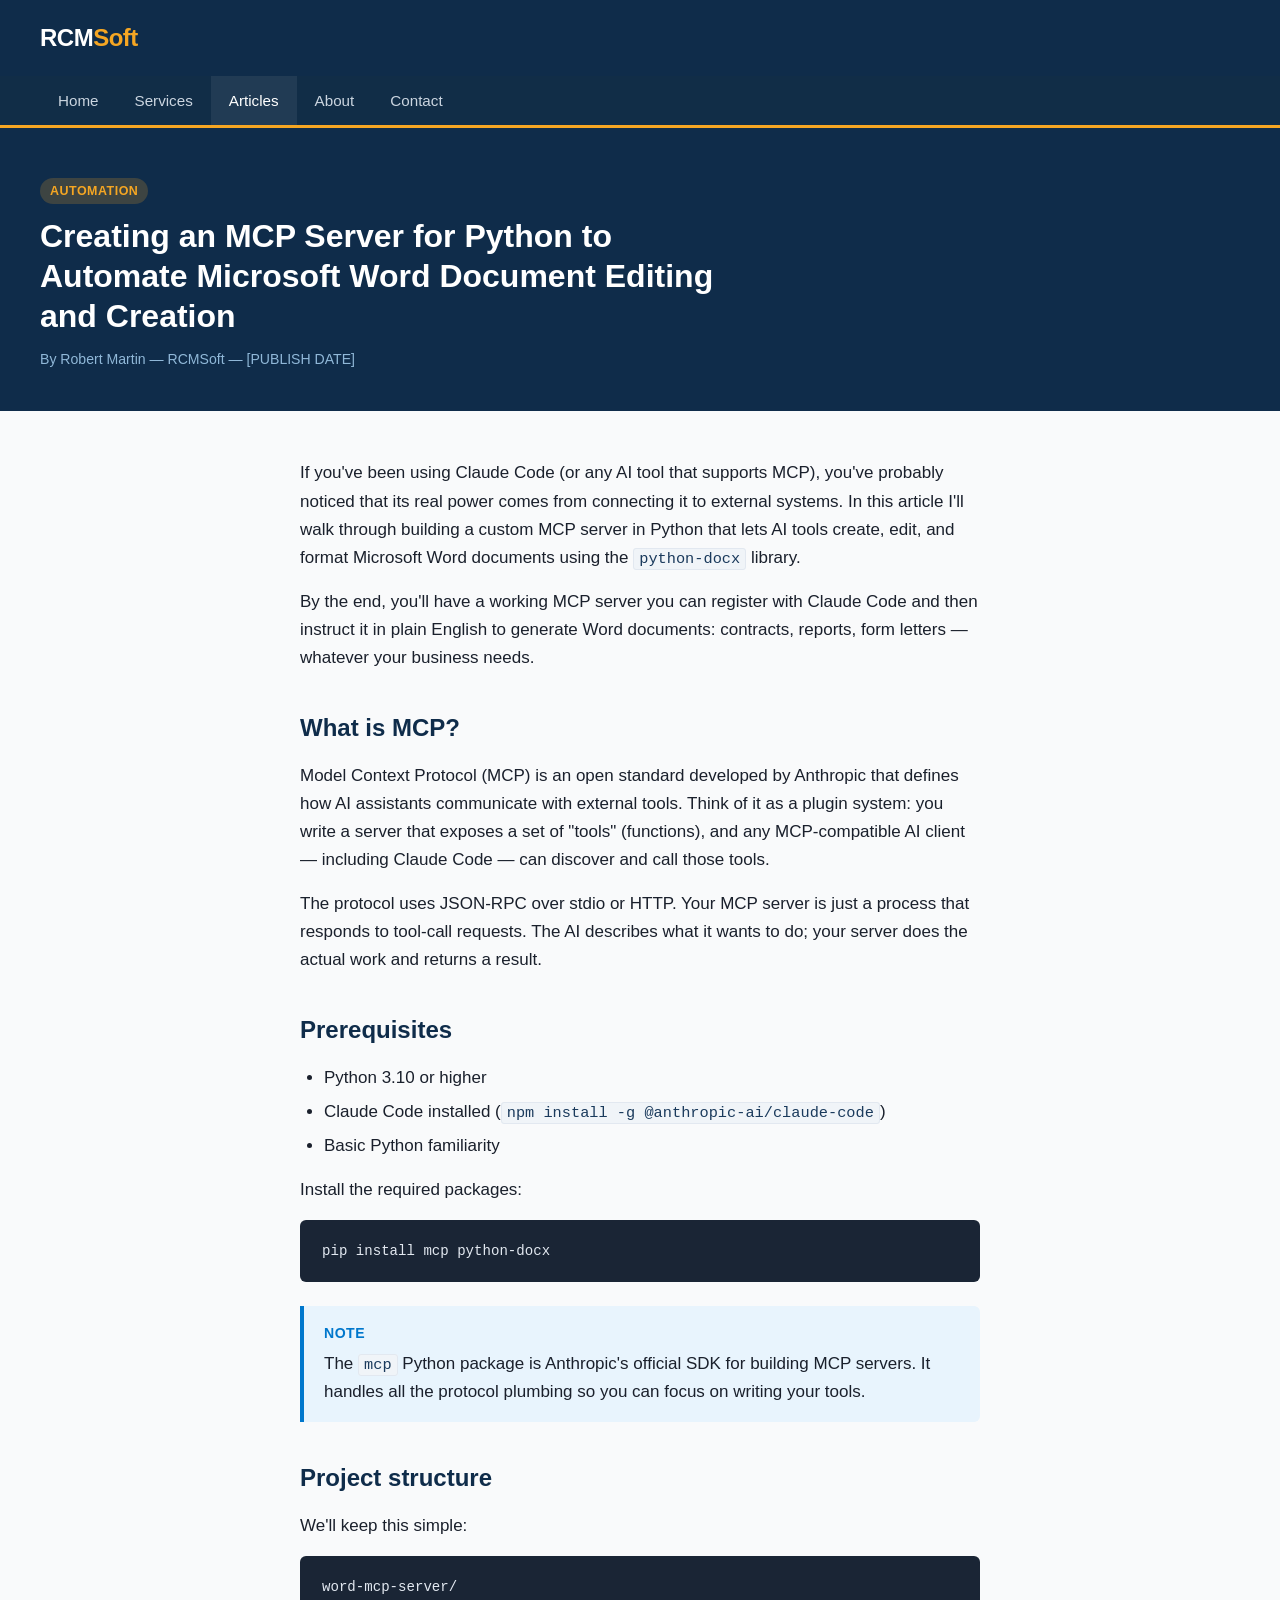
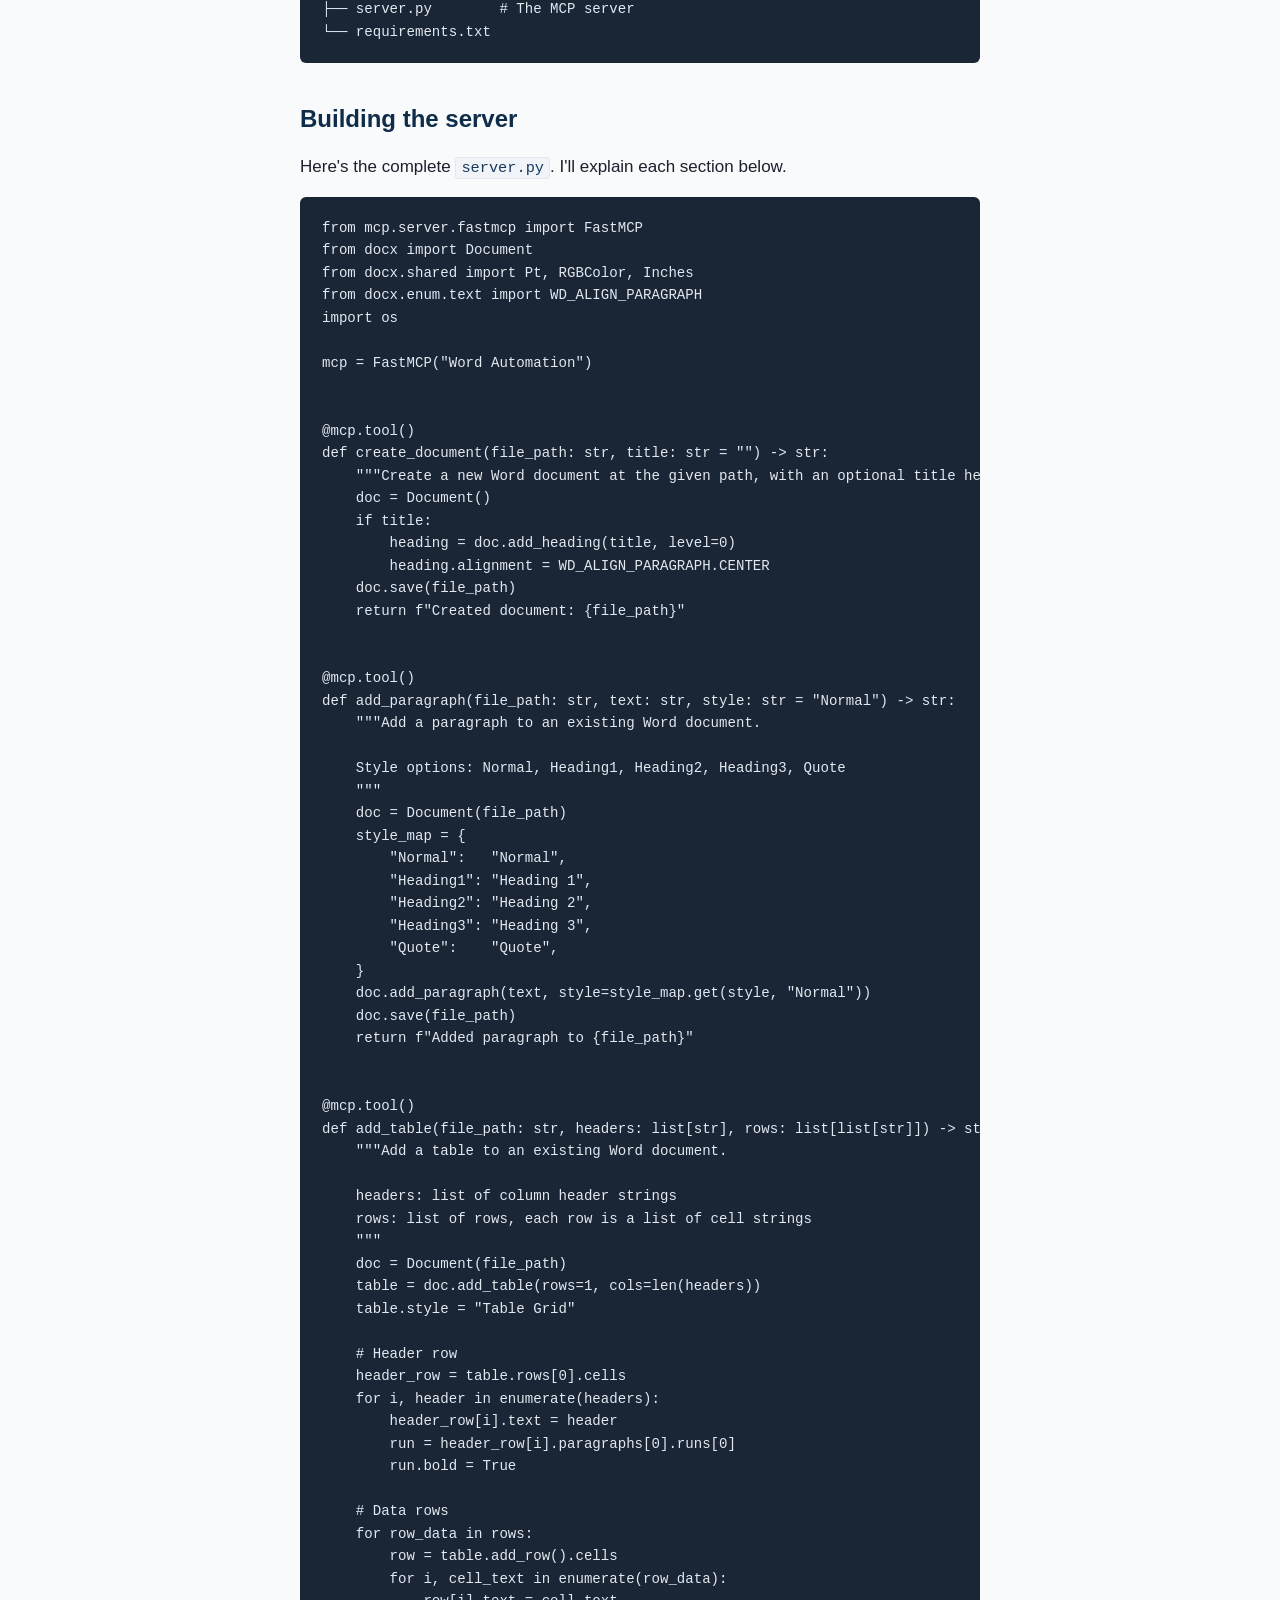
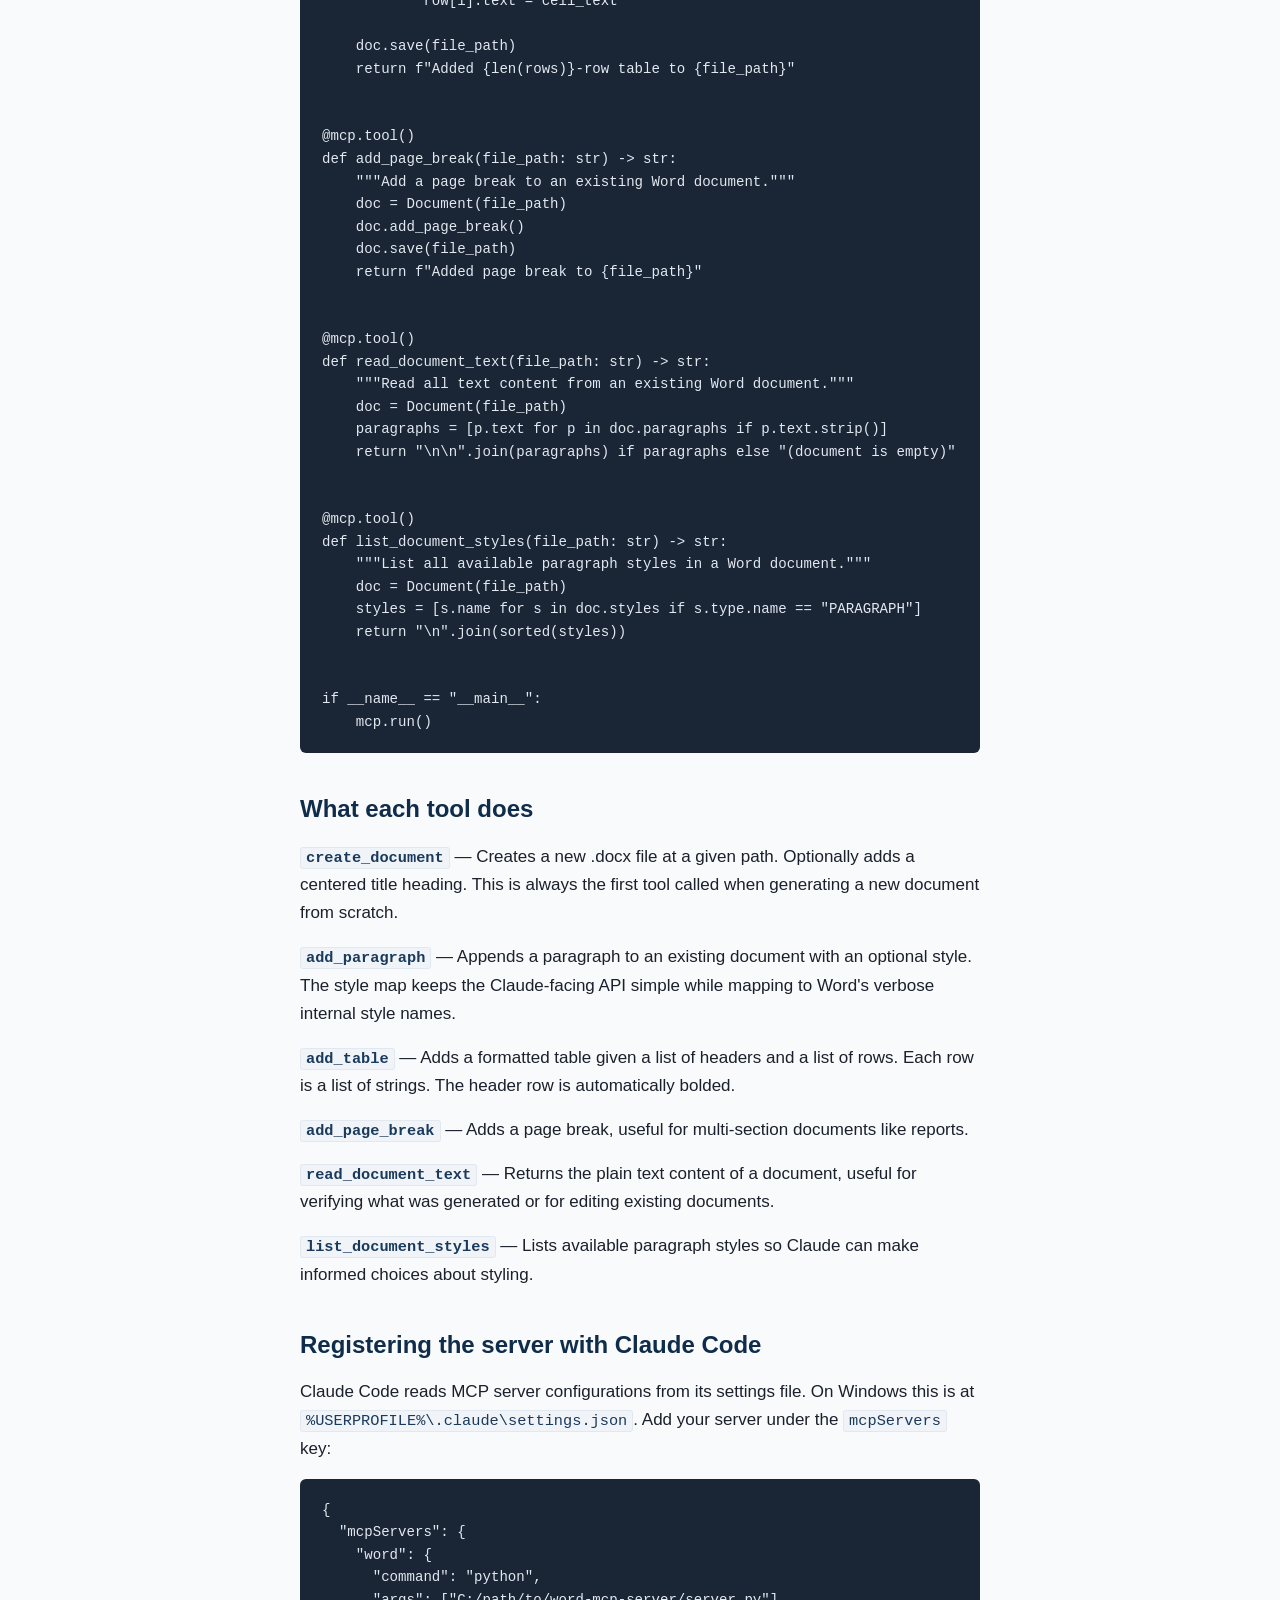
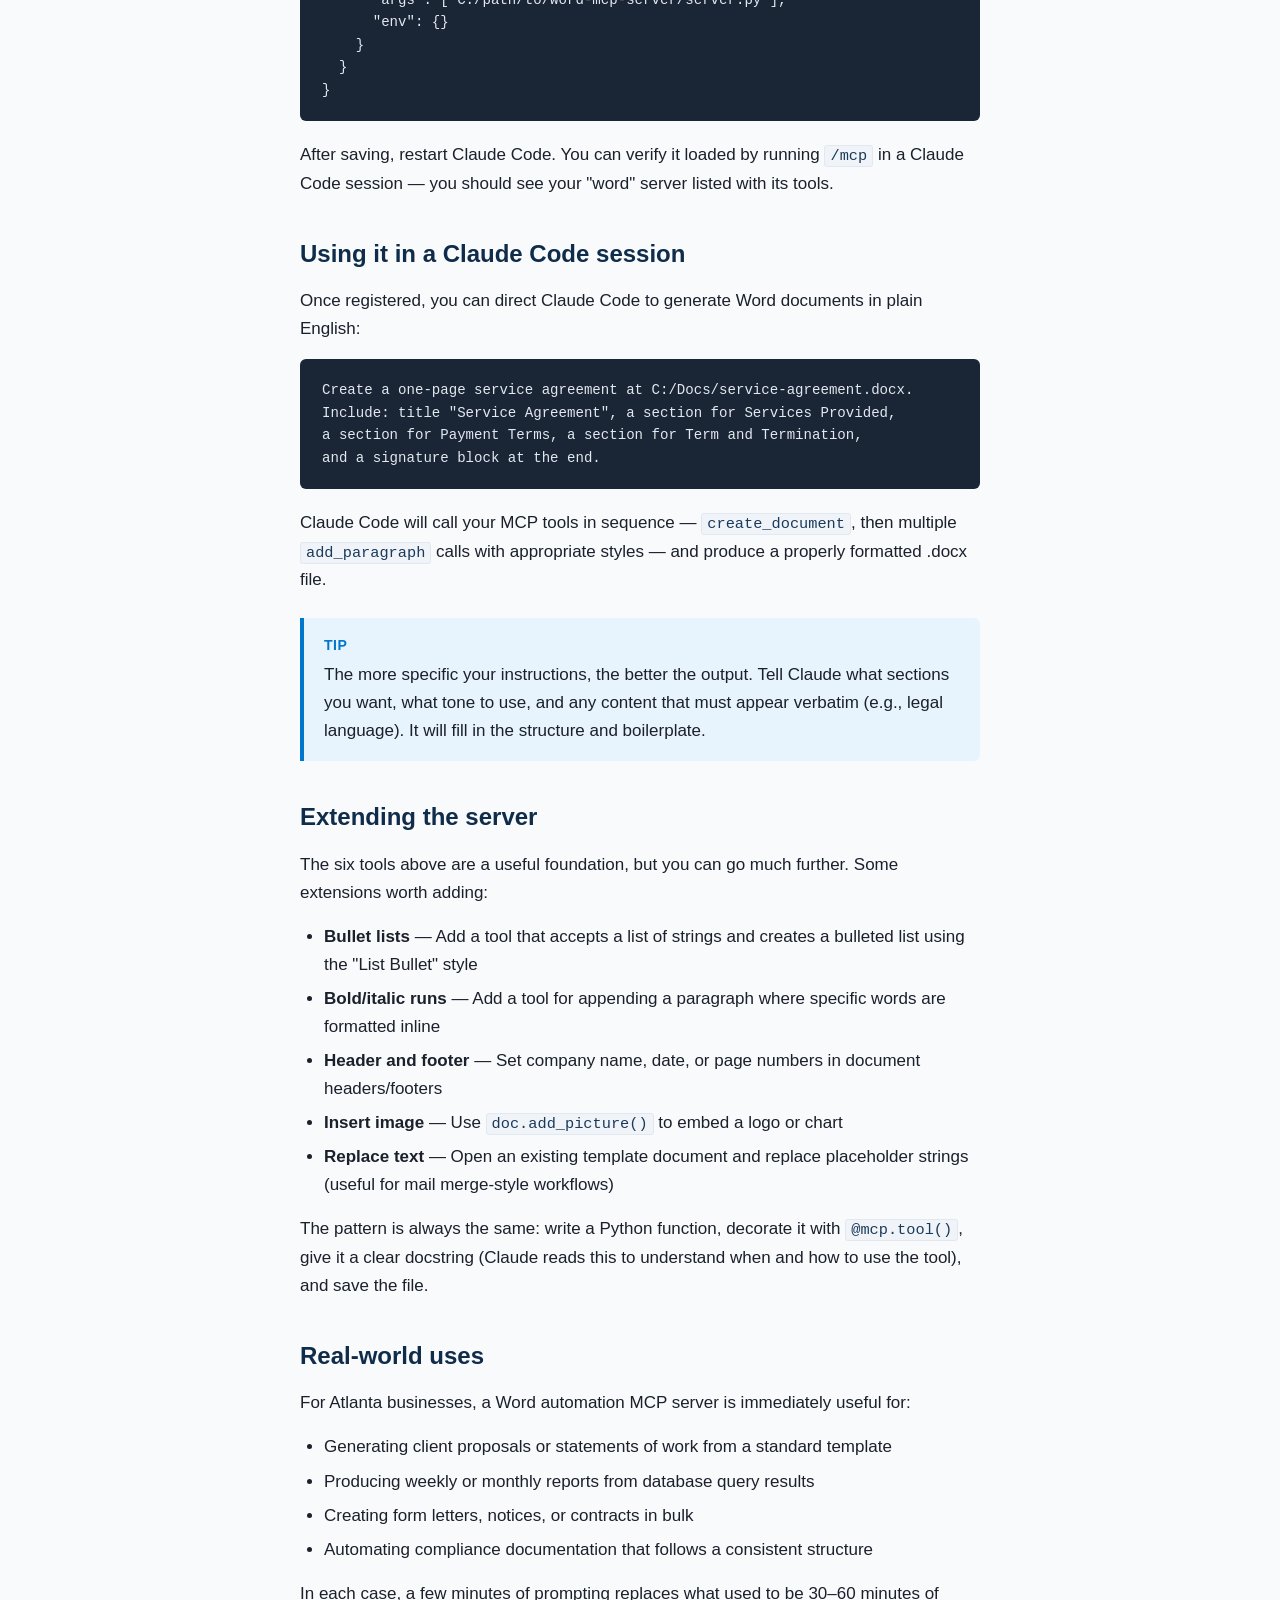
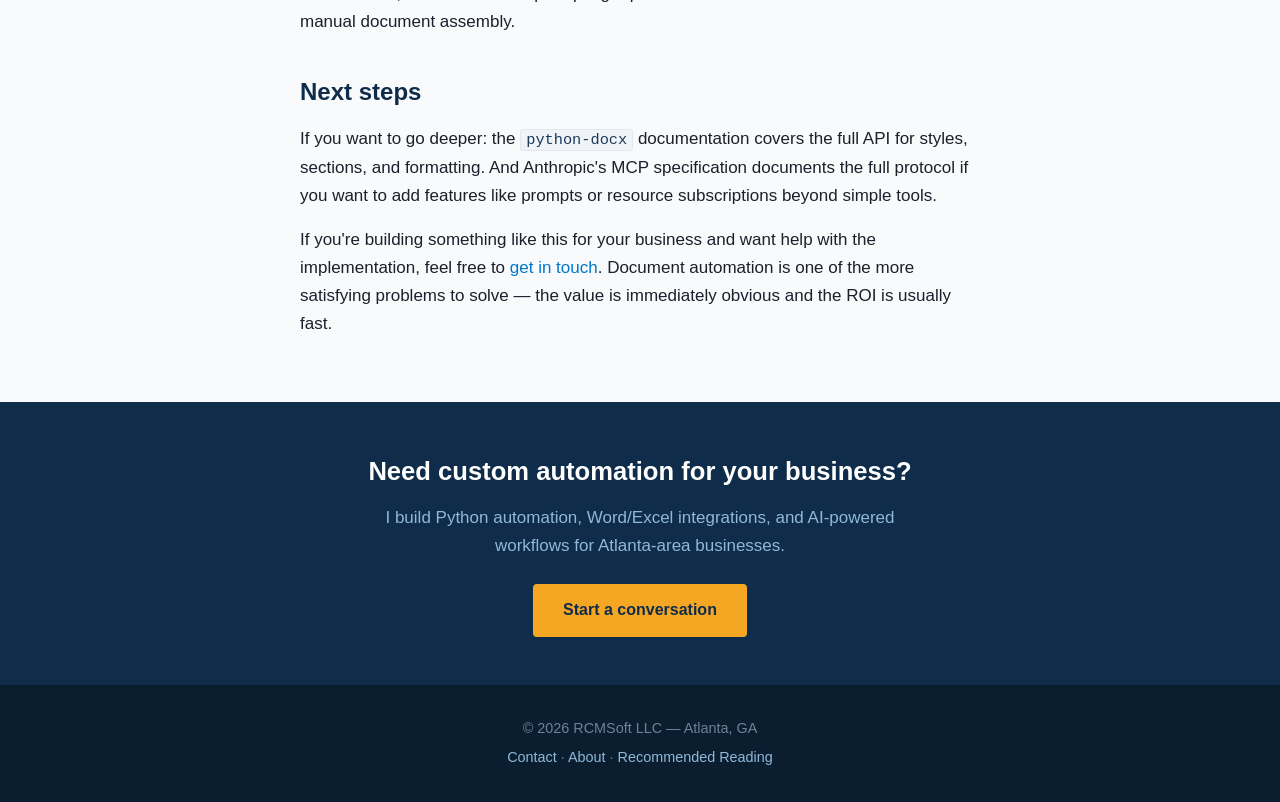
<file: articles/drafts/mcp-server-python-word-automation.html>
<!DOCTYPE html>
<html lang="en">
<head>
	<meta charset="UTF-8">
	<meta name="viewport" content="width=device-width, initial-scale=1.0">
	<title>Creating an MCP Server for Python to Automate Microsoft Word — RCMSoft</title>
	<meta name="description" content="A step-by-step guide to building a Model Context Protocol (MCP) server in Python that lets Claude and other AI tools create and edit Microsoft Word documents automatically.">
	<link rel="stylesheet" href="../../style.css">
	<!-- Google Analytics -->
	<script async src="https://www.googletagmanager.com/gtag/js?id=G-C2J13YL8DH"></script>
	<script>window.dataLayer=window.dataLayer||[];function gtag(){dataLayer.push(arguments);}gtag('js',new Date());gtag('config','G-C2J13YL8DH');</script>
</head>
<body>

<header>
	<div class="site-title">RCM<span>Soft</span></div>
</header>

<nav>
	<a href="../../index.html">Home</a>
	<a href="../../index.html#services">Services</a>
	<a href="../../articles.html" class="active">Articles</a>
	<a href="../../about.html">About</a>
	<a href="../../contact.html">Contact</a>
</nav>

<div class="article-header">
	<span class="tag">Automation</span>
	<h1>Creating an MCP Server for Python to Automate Microsoft Word Document Editing and Creation</h1>
	<p class="article-meta">By Robert Martin &mdash; RCMSoft &mdash; [PUBLISH DATE]</p>
</div>

<article class="content">

	<p>If you've been using Claude Code (or any AI tool that supports MCP), you've probably noticed that its real power comes from connecting it to external systems. In this article I'll walk through building a custom MCP server in Python that lets AI tools create, edit, and format Microsoft Word documents using the <code>python-docx</code> library.</p>

	<p>By the end, you'll have a working MCP server you can register with Claude Code and then instruct it in plain English to generate Word documents: contracts, reports, form letters — whatever your business needs.</p>

	<h2>What is MCP?</h2>

	<p>Model Context Protocol (MCP) is an open standard developed by Anthropic that defines how AI assistants communicate with external tools. Think of it as a plugin system: you write a server that exposes a set of "tools" (functions), and any MCP-compatible AI client — including Claude Code — can discover and call those tools.</p>

	<p>The protocol uses JSON-RPC over stdio or HTTP. Your MCP server is just a process that responds to tool-call requests. The AI describes what it wants to do; your server does the actual work and returns a result.</p>

	<h2>Prerequisites</h2>

	<ul>
		<li>Python 3.10 or higher</li>
		<li>Claude Code installed (<code>npm install -g @anthropic-ai/claude-code</code>)</li>
		<li>Basic Python familiarity</li>
	</ul>

	<p>Install the required packages:</p>

	<pre><code>pip install mcp python-docx</code></pre>

	<div class="tip-box">
		<strong>Note</strong>
		The <code>mcp</code> Python package is Anthropic's official SDK for building MCP servers. It handles all the protocol plumbing so you can focus on writing your tools.
	</div>

	<h2>Project structure</h2>

	<p>We'll keep this simple:</p>

	<pre><code>word-mcp-server/
├── server.py        # The MCP server
└── requirements.txt</code></pre>

	<h2>Building the server</h2>

	<p>Here's the complete <code>server.py</code>. I'll explain each section below.</p>

	<pre><code>from mcp.server.fastmcp import FastMCP
from docx import Document
from docx.shared import Pt, RGBColor, Inches
from docx.enum.text import WD_ALIGN_PARAGRAPH
import os

mcp = FastMCP("Word Automation")


@mcp.tool()
def create_document(file_path: str, title: str = "") -> str:
    """Create a new Word document at the given path, with an optional title heading."""
    doc = Document()
    if title:
        heading = doc.add_heading(title, level=0)
        heading.alignment = WD_ALIGN_PARAGRAPH.CENTER
    doc.save(file_path)
    return f"Created document: {file_path}"


@mcp.tool()
def add_paragraph(file_path: str, text: str, style: str = "Normal") -> str:
    """Add a paragraph to an existing Word document.

    Style options: Normal, Heading1, Heading2, Heading3, Quote
    """
    doc = Document(file_path)
    style_map = {
        "Normal":   "Normal",
        "Heading1": "Heading 1",
        "Heading2": "Heading 2",
        "Heading3": "Heading 3",
        "Quote":    "Quote",
    }
    doc.add_paragraph(text, style=style_map.get(style, "Normal"))
    doc.save(file_path)
    return f"Added paragraph to {file_path}"


@mcp.tool()
def add_table(file_path: str, headers: list[str], rows: list[list[str]]) -> str:
    """Add a table to an existing Word document.

    headers: list of column header strings
    rows: list of rows, each row is a list of cell strings
    """
    doc = Document(file_path)
    table = doc.add_table(rows=1, cols=len(headers))
    table.style = "Table Grid"

    # Header row
    header_row = table.rows[0].cells
    for i, header in enumerate(headers):
        header_row[i].text = header
        run = header_row[i].paragraphs[0].runs[0]
        run.bold = True

    # Data rows
    for row_data in rows:
        row = table.add_row().cells
        for i, cell_text in enumerate(row_data):
            row[i].text = cell_text

    doc.save(file_path)
    return f"Added {len(rows)}-row table to {file_path}"


@mcp.tool()
def add_page_break(file_path: str) -> str:
    """Add a page break to an existing Word document."""
    doc = Document(file_path)
    doc.add_page_break()
    doc.save(file_path)
    return f"Added page break to {file_path}"


@mcp.tool()
def read_document_text(file_path: str) -> str:
    """Read all text content from an existing Word document."""
    doc = Document(file_path)
    paragraphs = [p.text for p in doc.paragraphs if p.text.strip()]
    return "\n\n".join(paragraphs) if paragraphs else "(document is empty)"


@mcp.tool()
def list_document_styles(file_path: str) -> str:
    """List all available paragraph styles in a Word document."""
    doc = Document(file_path)
    styles = [s.name for s in doc.styles if s.type.name == "PARAGRAPH"]
    return "\n".join(sorted(styles))


if __name__ == "__main__":
    mcp.run()
</code></pre>

	<h2>What each tool does</h2>

	<p><strong><code>create_document</code></strong> — Creates a new .docx file at a given path. Optionally adds a centered title heading. This is always the first tool called when generating a new document from scratch.</p>

	<p><strong><code>add_paragraph</code></strong> — Appends a paragraph to an existing document with an optional style. The style map keeps the Claude-facing API simple while mapping to Word's verbose internal style names.</p>

	<p><strong><code>add_table</code></strong> — Adds a formatted table given a list of headers and a list of rows. Each row is a list of strings. The header row is automatically bolded.</p>

	<p><strong><code>add_page_break</code></strong> — Adds a page break, useful for multi-section documents like reports.</p>

	<p><strong><code>read_document_text</code></strong> — Returns the plain text content of a document, useful for verifying what was generated or for editing existing documents.</p>

	<p><strong><code>list_document_styles</code></strong> — Lists available paragraph styles so Claude can make informed choices about styling.</p>

	<h2>Registering the server with Claude Code</h2>

	<p>Claude Code reads MCP server configurations from its settings file. On Windows this is at <code>%USERPROFILE%\.claude\settings.json</code>. Add your server under the <code>mcpServers</code> key:</p>

	<pre><code>{
  "mcpServers": {
    "word": {
      "command": "python",
      "args": ["C:/path/to/word-mcp-server/server.py"],
      "env": {}
    }
  }
}</code></pre>

	<p>After saving, restart Claude Code. You can verify it loaded by running <code>/mcp</code> in a Claude Code session — you should see your "word" server listed with its tools.</p>

	<h2>Using it in a Claude Code session</h2>

	<p>Once registered, you can direct Claude Code to generate Word documents in plain English:</p>

	<pre><code>Create a one-page service agreement at C:/Docs/service-agreement.docx.
Include: title "Service Agreement", a section for Services Provided,
a section for Payment Terms, a section for Term and Termination,
and a signature block at the end.</code></pre>

	<p>Claude Code will call your MCP tools in sequence — <code>create_document</code>, then multiple <code>add_paragraph</code> calls with appropriate styles — and produce a properly formatted .docx file.</p>

	<div class="tip-box">
		<strong>Tip</strong>
		The more specific your instructions, the better the output. Tell Claude what sections you want, what tone to use, and any content that must appear verbatim (e.g., legal language). It will fill in the structure and boilerplate.
	</div>

	<h2>Extending the server</h2>

	<p>The six tools above are a useful foundation, but you can go much further. Some extensions worth adding:</p>

	<ul>
		<li><strong>Bullet lists</strong> — Add a tool that accepts a list of strings and creates a bulleted list using the "List Bullet" style</li>
		<li><strong>Bold/italic runs</strong> — Add a tool for appending a paragraph where specific words are formatted inline</li>
		<li><strong>Header and footer</strong> — Set company name, date, or page numbers in document headers/footers</li>
		<li><strong>Insert image</strong> — Use <code>doc.add_picture()</code> to embed a logo or chart</li>
		<li><strong>Replace text</strong> — Open an existing template document and replace placeholder strings (useful for mail merge-style workflows)</li>
	</ul>

	<p>The pattern is always the same: write a Python function, decorate it with <code>@mcp.tool()</code>, give it a clear docstring (Claude reads this to understand when and how to use the tool), and save the file.</p>

	<h2>Real-world uses</h2>

	<p>For Atlanta businesses, a Word automation MCP server is immediately useful for:</p>

	<ul>
		<li>Generating client proposals or statements of work from a standard template</li>
		<li>Producing weekly or monthly reports from database query results</li>
		<li>Creating form letters, notices, or contracts in bulk</li>
		<li>Automating compliance documentation that follows a consistent structure</li>
	</ul>

	<p>In each case, a few minutes of prompting replaces what used to be 30–60 minutes of manual document assembly.</p>

	<h2>Next steps</h2>

	<p>If you want to go deeper: the <code>python-docx</code> documentation covers the full API for styles, sections, and formatting. And Anthropic's MCP specification documents the full protocol if you want to add features like prompts or resource subscriptions beyond simple tools.</p>

	<p>If you're building something like this for your business and want help with the implementation, feel free to <a href="../../contact.html">get in touch</a>. Document automation is one of the more satisfying problems to solve — the value is immediately obvious and the ROI is usually fast.</p>

</article>

<div class="callout-strip">
	<h2>Need custom automation for your business?</h2>
	<p>I build Python automation, Word/Excel integrations, and AI-powered workflows for Atlanta-area businesses.</p>
	<a href="../../contact.html" class="btn">Start a conversation</a>
</div>

<footer>
	<div>&copy; 2026 RCMSoft LLC &mdash; Atlanta, GA</div>
	<div><a href="../../contact.html">Contact</a> &middot; <a href="../../about.html">About</a> &middot; <a href="../../reading.html">Recommended Reading</a></div>
</footer>

</body>
</html>
</file>
<file: style.css>
/* RCMSoft.com — Main Stylesheet */

:root {
	--primary:      #0f2c4a;
	--accent:       #0077cc;
	--accent-light: #e8f4fd;
	--gold:         #f5a623;
	--bg:           #f9fafb;
	--bg-white:     #ffffff;
	--text:         #1a202c;
	--text-muted:   #4a5568;
	--border:       #e2e8f0;
	--hero-bg:      #0f2c4a;
}

* {
	box-sizing: border-box;
	margin: 0;
	padding: 0;
}

body {
	font-family: -apple-system, BlinkMacSystemFont, 'Segoe UI', Roboto, Helvetica, Arial, sans-serif;
	font-size: 17px;
	line-height: 1.65;
	color: var(--text);
	background: var(--bg);
}

a {
	color: var(--accent);
	text-decoration: none;
}

a:hover {
	text-decoration: underline;
}

/* ── Header ─────────────────────────────── */
header {
	background: var(--hero-bg);
	padding: 18px 40px;
	display: flex;
	align-items: center;
	justify-content: space-between;
}

.site-title {
	color: #ffffff;
	font-size: 1.5rem;
	font-weight: 700;
	letter-spacing: -0.5px;
}

.site-title span {
	color: var(--gold);
}

/* ── Nav ─────────────────────────────────── */
nav {
	background: #112d47;
	padding: 0 40px;
	display: flex;
	gap: 0;
	border-bottom: 3px solid var(--gold);
}

nav a {
	color: #cbd5e0;
	padding: 12px 18px;
	display: inline-block;
	font-size: 0.95rem;
	font-weight: 500;
	transition: color 0.15s, background 0.15s;
}

nav a:hover,
nav a.active {
	color: #ffffff;
	background: rgba(255,255,255,0.07);
	text-decoration: none;
}

/* ── Hero ────────────────────────────────── */
.hero {
	background: linear-gradient(135deg, #0f2c4a 0%, #1a4a70 100%);
	color: #ffffff;
	padding: 64px 40px 56px;
	text-align: center;
}

.hero h1 {
	font-size: 2.5rem;
	font-weight: 700;
	margin-bottom: 16px;
	line-height: 1.2;
}

.hero h1 span {
	color: var(--gold);
}

.hero p {
	font-size: 1.2rem;
	color: #90b8d8;
	max-width: 620px;
	margin: 0 auto 28px;
}

.btn {
	display: inline-block;
	background: var(--gold);
	color: var(--primary);
	font-weight: 700;
	padding: 13px 30px;
	border-radius: 4px;
	font-size: 1rem;
	transition: background 0.15s, transform 0.1s;
	border: none;
	cursor: pointer;
}

.btn:hover {
	background: #e09610;
	text-decoration: none;
	transform: translateY(-1px);
}

.btn-outline {
	background: transparent;
	color: #ffffff;
	border: 2px solid rgba(255,255,255,0.5);
}

.btn-outline:hover {
	background: rgba(255,255,255,0.1);
	border-color: #ffffff;
}

/* ── Sections ────────────────────────────── */
section {
	padding: 60px 40px;
}

section:nth-child(even) {
	background: var(--bg-white);
}

.section-title {
	font-size: 1.75rem;
	font-weight: 700;
	color: var(--primary);
	margin-bottom: 8px;
}

.section-sub {
	color: var(--text-muted);
	margin-bottom: 36px;
	font-size: 1.05rem;
}

/* ── Cards Grid ──────────────────────────── */
.cards {
	display: grid;
	grid-template-columns: repeat(auto-fit, minmax(260px, 1fr));
	gap: 24px;
	max-width: 1100px;
}

.card {
	background: var(--bg-white);
	border: 1px solid var(--border);
	border-radius: 8px;
	padding: 28px 24px;
	transition: box-shadow 0.2s, transform 0.1s;
}

section:nth-child(even) .card {
	background: var(--bg);
}

.card:hover {
	box-shadow: 0 4px 16px rgba(0,0,0,0.09);
	transform: translateY(-2px);
}

.card-icon {
	font-size: 2rem;
	margin-bottom: 12px;
}

.card h3 {
	font-size: 1.1rem;
	font-weight: 700;
	color: var(--primary);
	margin-bottom: 8px;
}

.card p {
	color: var(--text-muted);
	font-size: 0.95rem;
	line-height: 1.6;
}

/* ── Article Cards ───────────────────────── */
.article-card {
	background: var(--bg-white);
	border: 1px solid var(--border);
	border-radius: 8px;
	padding: 24px;
	transition: box-shadow 0.2s;
}

.article-card:hover {
	box-shadow: 0 4px 16px rgba(0,0,0,0.09);
}

.article-card .tag {
	display: inline-block;
	background: var(--accent-light);
	color: var(--accent);
	font-size: 0.78rem;
	font-weight: 600;
	padding: 3px 10px;
	border-radius: 20px;
	margin-bottom: 10px;
	text-transform: uppercase;
	letter-spacing: 0.5px;
}

.article-card h3 {
	font-size: 1.1rem;
	font-weight: 700;
	color: var(--primary);
	margin-bottom: 8px;
	line-height: 1.3;
}

.article-card h3 a {
	color: var(--primary);
}

.article-card h3 a:hover {
	color: var(--accent);
	text-decoration: none;
}

.article-card p {
	color: var(--text-muted);
	font-size: 0.93rem;
}

/* ── Contact Form ────────────────────────── */
.contact-wrap {
	display: grid;
	grid-template-columns: 1fr 1fr;
	gap: 48px;
	max-width: 900px;
}

@media (max-width: 680px) {
	.contact-wrap {
		grid-template-columns: 1fr;
	}
}

.contact-info p {
	color: var(--text-muted);
	margin-bottom: 20px;
}

.contact-detail {
	margin-bottom: 12px;
	font-size: 0.95rem;
}

.contact-detail strong {
	color: var(--primary);
	display: block;
	font-size: 0.8rem;
	text-transform: uppercase;
	letter-spacing: 0.5px;
	margin-bottom: 2px;
}

form .field {
	margin-bottom: 18px;
}

form label {
	display: block;
	font-size: 0.88rem;
	font-weight: 600;
	color: var(--text);
	margin-bottom: 5px;
}

form input,
form select,
form textarea {
	width: 100%;
	padding: 10px 12px;
	border: 1px solid var(--border);
	border-radius: 4px;
	font-size: 1rem;
	font-family: inherit;
	background: var(--bg-white);
	color: var(--text);
	transition: border-color 0.15s;
}

form input:focus,
form select:focus,
form textarea:focus {
	outline: none;
	border-color: var(--accent);
	box-shadow: 0 0 0 3px rgba(0,119,204,0.12);
}

form textarea {
	resize: vertical;
	min-height: 130px;
}

/* ── Reading Cards ───────────────────────── */
.reading-grid {
	display: grid;
	grid-template-columns: repeat(auto-fit, minmax(300px, 1fr));
	gap: 24px;
	max-width: 1100px;
}

.reading-card {
	background: var(--bg-white);
	border: 1px solid var(--border);
	border-radius: 8px;
	overflow: hidden;
	transition: box-shadow 0.2s, transform 0.1s;
	display: flex;
	flex-direction: column;
}

section:nth-child(even) .reading-card {
	background: var(--bg);
}

.reading-card:hover {
	box-shadow: 0 4px 16px rgba(0,0,0,0.10);
	transform: translateY(-2px);
}

.reading-card-banner {
	height: 80px;
	display: flex;
	align-items: center;
	justify-content: center;
	font-size: 2.2rem;
	flex-shrink: 0;
}

.reading-card-body {
	padding: 18px 22px 22px;
	display: flex;
	flex-direction: column;
	flex: 1;
}

.reading-card .rc-meta {
	display: flex;
	align-items: center;
	gap: 10px;
	margin-bottom: 10px;
}

.reading-card .rc-source {
	font-size: 0.75rem;
	font-weight: 700;
	text-transform: uppercase;
	letter-spacing: 0.5px;
	color: var(--text-muted);
}

.reading-card .rc-date {
	font-size: 0.75rem;
	color: var(--border);
	color: #a0aec0;
}

.reading-card h3 {
	font-size: 1rem;
	font-weight: 700;
	color: var(--primary);
	line-height: 1.35;
	margin-bottom: 10px;
}

.reading-card h3 a {
	color: var(--primary);
}

.reading-card h3 a:hover {
	color: var(--accent);
	text-decoration: none;
}

.reading-card .rc-commentary {
	font-size: 0.92rem;
	color: var(--text-muted);
	line-height: 1.65;
	flex: 1;
	margin-bottom: 16px;
}

.reading-card .rc-link {
	font-size: 0.85rem;
	font-weight: 700;
	color: var(--accent);
	align-self: flex-start;
}

.reading-card .rc-link:hover {
	text-decoration: underline;
}

/* ── Article Page ────────────────────────── */
.article-header {
	background: var(--hero-bg);
	color: #ffffff;
	padding: 48px 40px 40px;
}

.article-header .tag {
	display: inline-block;
	background: rgba(245,166,35,0.2);
	color: var(--gold);
	font-size: 0.78rem;
	font-weight: 600;
	padding: 3px 10px;
	border-radius: 20px;
	margin-bottom: 12px;
	text-transform: uppercase;
	letter-spacing: 0.5px;
}

.article-header h1 {
	font-size: 2rem;
	font-weight: 700;
	line-height: 1.25;
	max-width: 720px;
	margin-bottom: 12px;
}

.article-meta {
	font-size: 0.88rem;
	color: #90b8d8;
}

article.content {
	max-width: 760px;
	margin: 0 auto;
	padding: 48px 40px;
}

article.content h2 {
	font-size: 1.5rem;
	font-weight: 700;
	color: var(--primary);
	margin: 36px 0 14px;
}

article.content h3 {
	font-size: 1.15rem;
	font-weight: 700;
	color: var(--primary);
	margin: 28px 0 10px;
}

article.content p {
	margin-bottom: 16px;
}

article.content ul,
article.content ol {
	margin: 0 0 16px 24px;
}

article.content li {
	margin-bottom: 6px;
}

article.content code {
	background: #f0f4f8;
	border: 1px solid var(--border);
	border-radius: 3px;
	padding: 1px 5px;
	font-family: 'Consolas', 'Courier New', monospace;
	font-size: 0.9em;
	color: #1a3a5c;
}

article.content pre {
	background: #1a2535;
	color: #e2e8f0;
	border-radius: 6px;
	padding: 20px 22px;
	overflow-x: auto;
	margin: 0 0 20px;
	font-family: 'Consolas', 'Courier New', monospace;
	font-size: 0.88rem;
	line-height: 1.6;
}

article.content pre code {
	background: none;
	border: none;
	padding: 0;
	color: inherit;
	font-size: inherit;
}

.tip-box {
	background: var(--accent-light);
	border-left: 4px solid var(--accent);
	border-radius: 0 6px 6px 0;
	padding: 16px 20px;
	margin: 24px 0;
}

.tip-box strong {
	display: block;
	color: var(--accent);
	margin-bottom: 4px;
	font-size: 0.88rem;
	text-transform: uppercase;
	letter-spacing: 0.5px;
}

/* ── About / Callout Strip ───────────────── */
.callout-strip {
	background: var(--primary);
	color: #ffffff;
	padding: 48px 40px;
	text-align: center;
}

.callout-strip h2 {
	font-size: 1.6rem;
	margin-bottom: 12px;
}

.callout-strip p {
	color: #90b8d8;
	max-width: 560px;
	margin: 0 auto 24px;
}

/* ── Footer ──────────────────────────────── */
footer {
	background: #0a1e30;
	color: #718096;
	padding: 32px 40px;
	font-size: 0.9rem;
	display: flex;
	flex-direction: column;
	gap: 6px;
	align-items: center;
	text-align: center;
}

footer a {
	color: #90b8d8;
}

/* ── Responsive ──────────────────────────── */
@media (max-width: 700px) {
	header { padding: 16px 20px; }
	nav    { padding: 0 10px; }
	nav a  { padding: 10px 12px; font-size: 0.85rem; }

	.hero        { padding: 44px 20px; }
	.hero h1     { font-size: 1.8rem; }
	.hero p      { font-size: 1rem; }

	section      { padding: 44px 20px; }

	.article-header { padding: 36px 20px; }
	.article-header h1 { font-size: 1.5rem; }

	article.content { padding: 32px 20px; }

	.callout-strip { padding: 40px 20px; }
	footer { padding: 28px 20px; }
}
</file>
